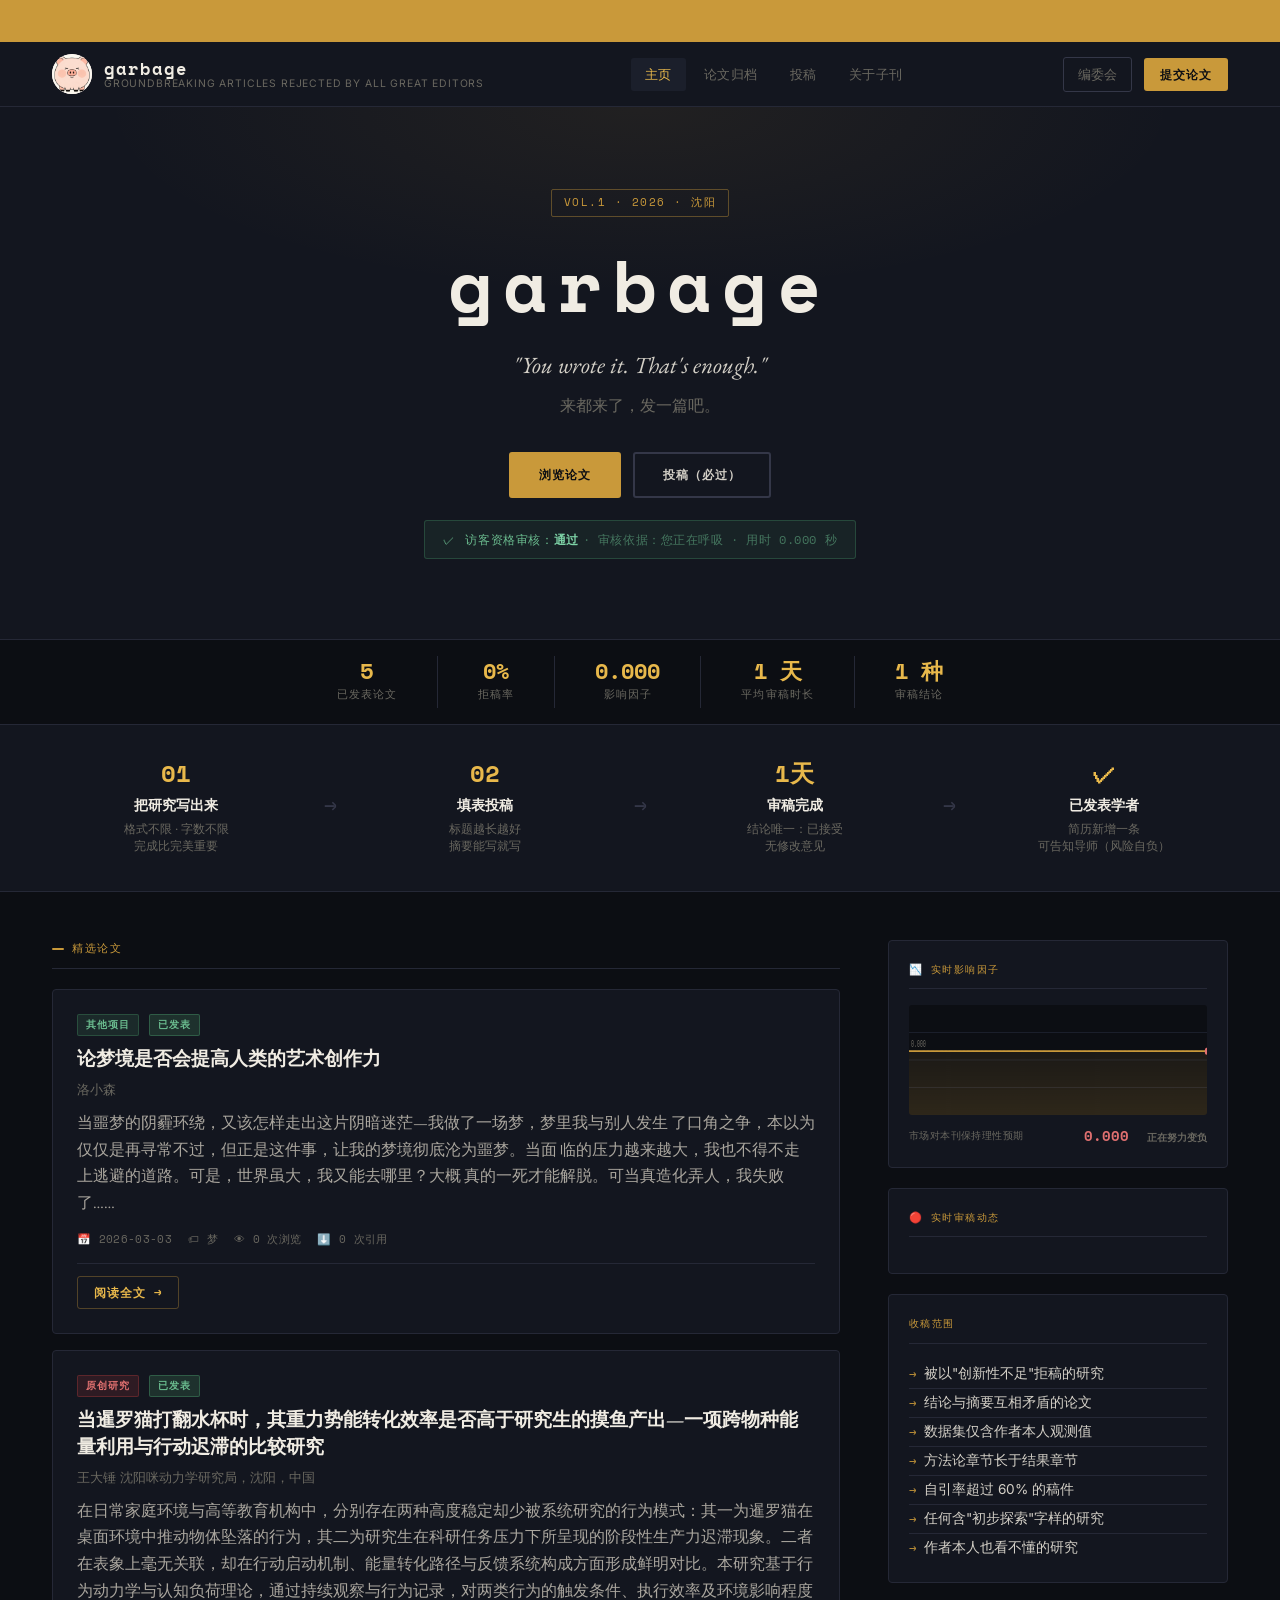
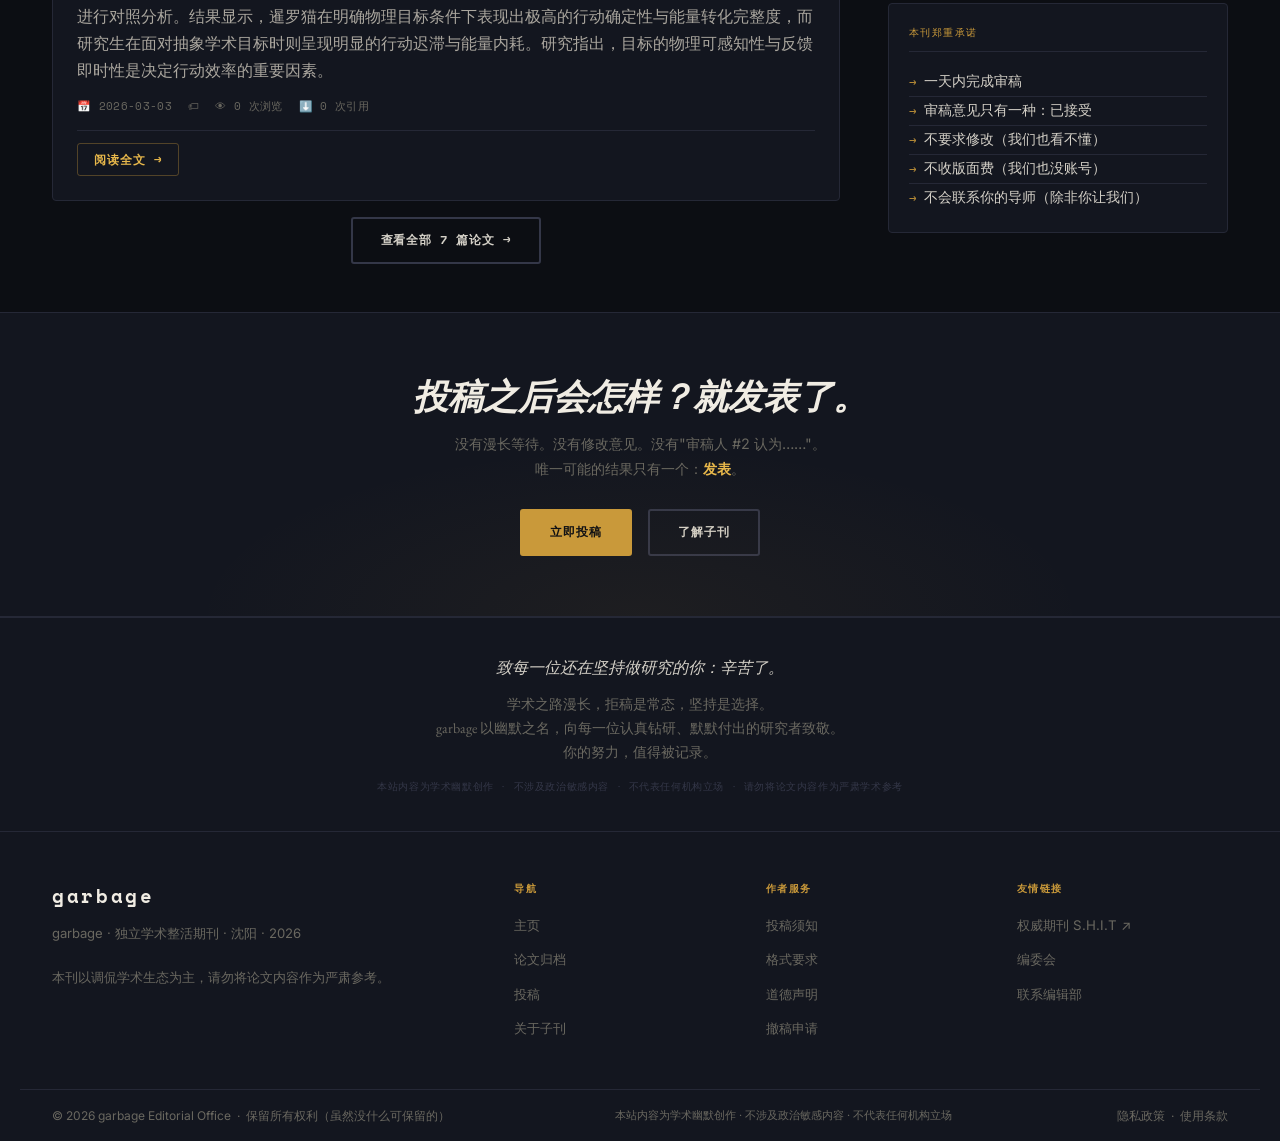
<file: ZHENGHUO/index.html>
<!DOCTYPE html>
<html lang="zh-CN">
<head>
  <meta charset="UTF-8" />
  <meta name="viewport" content="width=device-width, initial-scale=1.0" />
  <title>garbage</title>
  <meta name="description" content="garbage：四处被拒，此处必发。独立学术整活期刊，来者不拒。本站内容为学术幽默创作，不涉及政治敏感内容，不代表任何机构立场。" />
  <link rel="stylesheet" href="css/style.css" />
</head>
<body>

<!-- ░░ TICKER ░░ -->
<div class="ticker">
  <span class="ticker-inner">
    访问本站可使您的知识增加 0%，但幸福感可能有所提升（数据未经核实）&nbsp;·&nbsp;
    本刊影响因子 0.000，已连续三年蝉联倒数第一，奖杯正在申请中 &nbsp;·&nbsp;
    您的论文在别处被拒，在此处必发——宇宙守恒定律由此得证 &nbsp;·&nbsp;
    审稿人：主编本人 &nbsp;·&nbsp; 利益冲突：已申报 &nbsp;·&nbsp; 结论：不影响 &nbsp;·&nbsp;
    ISSN 申请中，已第 847 天，审批人可能已离职 &nbsp;·&nbsp;
    本刊目前为某未知期刊子刊，母刊正在积极寻找中，如您认识请告知 &nbsp;·&nbsp;
    本刊尚未被任何权威数据库收录，但已被作者本人浏览器书签收藏 &nbsp;·&nbsp;
    民科文章热烈征集中 · 推翻相对论者优先录用 · 永动机设计图请附于附录 &nbsp;·&nbsp;
    每增加一篇 garbage 论文，学术界的平均水平就会——不变 &nbsp;·&nbsp;
    ⚠️ 警告：提莫正在本站某处隐身，编辑部已失去其踪迹 &nbsp;·&nbsp;
    年度最佳论文标题：《论无法发表的论文为何无法发表》（已发表）&nbsp;·&nbsp;
    访问本站可使您的知识增加 0%，但幸福感可能有所提升（数据未经核实）
  </span>
</div>

<!-- ░░ HEADER ░░ -->
<header class="site-header">
  <div class="header-inner">
    <a href="index.html" class="logo">
      <div class="logo-glyph"><img src="豆包.png" alt="garbage logo" /></div>
      <div class="logo-text-wrap">
        <span class="logo-name">garbage</span>
        <span class="logo-sub">Groundbreaking Articles Rejected By All Great Editors</span>
      </div>
    </a>
    <nav class="primary-nav">
      <a href="index.html" class="active">主页</a>
      <a href="papers.html">论文归档</a>
      <a href="submit.html">投稿</a>
      <a href="about.html">关于子刊</a>
    </nav>
    <div class="header-right">
      <a href="about.html" class="btn-ghost">编委会</a>
      <a href="submit.html" class="btn-primary">提交论文</a>
      <button class="menu-toggle" id="menuToggle">☰</button>
    </div>
  </div>
  <nav class="mobile-nav" id="mobileNav">
    <a href="index.html">主页</a>
    <a href="papers.html">论文归档</a>
    <a href="submit.html">投稿</a>
    <a href="about.html">关于子刊</a>
    <a href="https://shitjournal.org" target="_blank" rel="noopener">权威期刊 S.H.I.T ↗</a>
  </nav>
</header>

<!-- ░░ HERO ░░ -->
<section class="hero">
  <div class="hero-badge">Vol.1 · 2026 · 沈阳</div>
  <h1 class="hero-title">garbage</h1>
  <p class="hero-tagline">"You wrote it. That's enough."</p>
  <p class="hero-tagline-zh">来都来了，发一篇吧。</p>
  <div class="hero-actions">
    <a href="papers.html" class="btn-lg gold">浏览论文</a>
    <a href="submit.html" class="btn-lg outline">投稿（必过）</a>
  </div>
  <div class="hero-verdict">
    <span>✓</span>
    <span>访客资格审核：<strong>通过</strong><span class="verdict-note">· 审核依据：您正在呼吸 · 用时 0.000 秒</span></span>
  </div>
</section>

<!-- ░░ STATS STRIP ░░ -->
<div class="stats-strip">
  <div class="stats-inner">
    <div class="stat-cell">
      <div class="stat-val">5</div>
      <div class="stat-lbl">已发表论文</div>
    </div>
    <div class="stat-cell">
      <div class="stat-val">0%</div>
      <div class="stat-lbl">拒稿率</div>
    </div>
    <div class="stat-cell">
      <div class="stat-val">0.000</div>
      <div class="stat-lbl">影响因子</div>
    </div>
    <div class="stat-cell">
      <div class="stat-val">1 天</div>
      <div class="stat-lbl">平均审稿时长</div>
    </div>
    <div class="stat-cell">
      <div class="stat-val">1 种</div>
      <div class="stat-lbl">审稿结论</div>
    </div>
  </div>
</div>

<!-- ░░ PROCESS STRIP ░░ -->
<div class="process-strip">
  <div class="process-inner">
    <div class="process-step">
      <div class="ps-num">01</div>
      <div class="ps-title">把研究写出来</div>
      <div class="ps-note">格式不限 · 字数不限<br>完成比完美重要</div>
    </div>
    <div class="ps-arrow">→</div>
    <div class="process-step">
      <div class="ps-num">02</div>
      <div class="ps-title">填表投稿</div>
      <div class="ps-note">标题越长越好<br>摘要能写就写</div>
    </div>
    <div class="ps-arrow">→</div>
    <div class="process-step">
      <div class="ps-num">1天</div>
      <div class="ps-title">审稿完成</div>
      <div class="ps-note">结论唯一：已接受<br>无修改意见</div>
    </div>
    <div class="ps-arrow">→</div>
    <div class="process-step">
      <div class="ps-num">✓</div>
      <div class="ps-title">已发表学者</div>
      <div class="ps-note">简历新增一条<br>可告知导师（风险自负）</div>
    </div>
  </div>
</div>

<!-- ░░ MAIN CONTENT ░░ -->
<div class="page-wrap">
  <div class="page-grid">

    <!-- Left: Papers -->
    <main>
      <div class="sec-label">精选论文</div>


  <div class="paper-card" data-category="other">
    <div class="paper-card-top">
      <span class="tag green">其他项目</span>
      <span class="tag accepted">已发表</span>
    </div>
    <h3 class="paper-title">
      <a href="papers/123.pdf" target="_blank" rel="noopener">论梦境是否会提高人类的艺术创作力</a>
    </h3>
    <p class="paper-authors">洛小森</p>
    <p class="paper-abstract">
      当噩梦的阴霾环绕，又该怎样走出这片阴暗迷茫—我做了一场梦，梦里我与别人发生
了口角之争，本以为仅仅是再寻常不过，但正是这件事，让我的梦境彻底沦为噩梦。当面
临的压力越来越大，我也不得不走上逃避的道路。可是，世界虽大，我又能去哪里？大概
真的一死才能解脱。可当真造化弄人，我失败了……
    </p>
    <div class="paper-footer">
      <span>📅 2026-03-03</span>
      <span>🏷 梦</span>
      <span>👁 0 次浏览</span>
      <span>⬇️ 0 次引用</span>
    </div>
    <div class="paper-actions">
      <a href="papers/123.pdf" target="_blank" rel="noopener" class="read-btn">阅读全文 →</a>
    </div>
  </div>

  <div class="paper-card" data-category="methodology">
    <div class="paper-card-top">
      <span class="tag red">原创研究</span>
      <span class="tag accepted">已发表</span>
    </div>
    <h3 class="paper-title">
      <a href="papers/当暹罗猫打翻水杯时，其重力势能转化效率是否高于研究生的摸鱼产出—一项跨物种能量利用与行动迟滞的比较研究1111111.pdf" target="_blank" rel="noopener">当暹罗猫打翻水杯时，其重力势能转化效率是否高于研究生的摸鱼产出—一项跨物种能量利用与行动迟滞的比较研究</a>
    </h3>
    <p class="paper-authors">王大锤 沈阳咪动力学研究局，沈阳，中国</p>
    <p class="paper-abstract">
      在日常家庭环境与高等教育机构中，分别存在两种高度稳定却少被系统研究的行为模式：其一为暹罗猫在桌面环境中推动物体坠落的行为，其二为研究生在科研任务压力下所呈现的阶段性生产力迟滞现象。二者在表象上毫无关联，却在行动启动机制、能量转化路径与反馈系统构成方面形成鲜明对比。本研究基于行为动力学与认知负荷理论，通过持续观察与行为记录，对两类行为的触发条件、执行效率及环境影响程度进行对照分析。结果显示，暹罗猫在明确物理目标条件下表现出极高的行动确定性与能量转化完整度，而研究生在面对抽象学术目标时则呈现明显的行动迟滞与能量内耗。研究指出，目标的物理可感知性与反馈即时性是决定行动效率的重要因素。
    </p>
    <div class="paper-footer">
      <span>📅 2026-03-03</span>
      <span>🏷 </span>
      <span>👁 0 次浏览</span>
      <span>⬇️ 0 次引用</span>
    </div>
    <div class="paper-actions">
      <a href="papers/当暹罗猫打翻水杯时，其重力势能转化效率是否高于研究生的摸鱼产出—一项跨物种能量利用与行动迟滞的比较研究1111111.pdf" target="_blank" rel="noopener" class="read-btn">阅读全文 →</a>
    </div>
  </div>

      <div style="text-align:center; margin-top: 8px;">
        <a href="papers.html" class="btn-lg outline" style="display:inline-block;">查看全部 7 篇论文 →</a>
      </div>
    </main>

    <!-- Right: Sidebar -->
    <aside>

      <div class="widget">
        <div class="widget-title">📉 实时影响因子</div>
        <canvas id="ifChart" width="600" height="110" style="width:100%;height:110px;display:block;border-radius:3px;"></canvas>
        <div style="display:flex;justify-content:space-between;align-items:center;margin-top:10px;">
          <span style="font-family:var(--mono);font-size:0.63rem;color:var(--muted);letter-spacing:0.04em;">市场对本刊保持理性预期</span>
          <span id="ifValue" style="font-family:var(--mono);font-size:0.85rem;font-weight:700;color:#e07070;">0.000</span>
        </div>
      </div>

      <div class="widget">
        <div class="widget-title">🔴 实时审稿动态</div>
        <div id="liveFeed">
          <!-- populated by JS -->
        </div>
      </div>

      <div class="widget">
        <div class="widget-title">收稿范围</div>
        <ul class="scope-list">
          <li>被以"创新性不足"拒稿的研究</li>
          <li>结论与摘要互相矛盾的论文</li>
          <li>数据集仅含作者本人观测值</li>
          <li>方法论章节长于结果章节</li>
          <li>自引率超过 60% 的稿件</li>
          <li>任何含"初步探索"字样的研究</li>
          <li>作者本人也看不懂的研究</li>
        </ul>
      </div>

      <div class="widget">
        <div class="widget-title">本刊郑重承诺</div>
        <ul class="scope-list">
          <li>一天内完成审稿</li>
          <li>审稿意见只有一种：已接受</li>
          <li>不要求修改（我们也看不懂）</li>
          <li>不收版面费（我们也没账号）</li>
          <li>不会联系你的导师（除非你让我们）</li>
        </ul>
      </div>

    </aside>
  </div>
</div>

<!-- ░░ CTA ░░ -->
<section class="cta-banner">
  <h2>投稿之后会怎样？<em>就发表了。</em></h2>
  <p>没有漫长等待。没有修改意见。没有"审稿人 #2 认为……"。<br>
  唯一可能的结果只有一个：<strong style="color:var(--gold-lt)">发表</strong>。</p>
  <a href="submit.html" class="btn-lg gold">立即投稿</a>
  &nbsp;&nbsp;
  <a href="about.html" class="btn-lg outline">了解子刊</a>
</section>

<!-- ░░ POSITIVE BANNER ░░ -->
<div class="positive-banner">
  <p class="pb-main">致每一位还在坚持做研究的你：辛苦了。</p>
  <p class="pb-sub">
    学术之路漫长，拒稿是常态，坚持是选择。<br>
    garbage 以幽默之名，向每一位认真钻研、默默付出的研究者致敬。<br>
    你的努力，值得被记录。
  </p>
  <p class="pb-disclaimer">本站内容为学术幽默创作 · 不涉及政治敏感内容 · 不代表任何机构立场 · 请勿将论文内容作为严肃学术参考</p>
</div>

<!-- ░░ FOOTER ░░ -->
<footer>
  <div class="footer-top">
    <div class="footer-brand">
      <span class="logo-name" style="font-family:var(--mono);font-size:1.2rem;color:var(--white);letter-spacing:0.14em;display:block;margin-bottom:10px;">garbage</span>
      <p>garbage · 独立学术整活期刊 · 沈阳 · 2026<br><br>
      本刊以调侃学术生态为主，请勿将论文内容作为严肃参考。</p>
    </div>
    <div class="footer-col">
      <h4>导航</h4>
      <ul>
        <li><a href="index.html">主页</a></li>
        <li><a href="papers.html">论文归档</a></li>
        <li><a href="submit.html">投稿</a></li>
        <li><a href="about.html">关于子刊</a></li>
      </ul>
    </div>
    <div class="footer-col">
      <h4>作者服务</h4>
      <ul>
        <li><a href="submit.html">投稿须知</a></li>
        <li><a href="submit.html">格式要求</a></li>
        <li><a href="about.html">道德声明</a></li>
        <li><a href="submit.html">撤稿申请</a></li>
      </ul>
    </div>
    <div class="footer-col">
      <h4>友情链接</h4>
      <ul>
        <li><a href="https://shitjournal.org" target="_blank" rel="noopener">权威期刊 S.H.I.T ↗</a></li>
        <li><a href="about.html">编委会</a></li>
        <li><a href="about.html">联系编辑部</a></li>
      </ul>
    </div>
  </div>
  <div class="footer-bottom">
    <span>© 2026 garbage Editorial Office &nbsp;·&nbsp; 保留所有权利（虽然没什么可保留的）</span>
    <span style="font-size:0.68rem;">本站内容为学术幽默创作 · 不涉及政治敏感内容 · 不代表任何机构立场</span>
    <span><a href="#">隐私政策</a> &nbsp;·&nbsp; <a href="#">使用条款</a></span>
  </div>
</footer>

<script>
// ── 实时影响因子折线图 ──
(function () {
  const canvas = document.getElementById('ifChart');
  const valEl  = document.getElementById('ifValue');
  if (!canvas) return;

  const ctx = canvas.getContext('2d');
  const N   = 80;   // 数据点数
  let data  = new Array(N).fill(0);

  function nextVal(prev) {
    const noise      = (Math.random() - 0.38) * 0.00055; // 偏负
    const pullToZero = -prev * 0.18;
    const v = prev + noise + pullToZero;
    return Math.min(0, Math.max(-0.0012, v)); // 永不超过 0
  }

  function draw() {
    const W = canvas.width, H = canvas.height;
    ctx.clearRect(0, 0, W, H);

    // 背景
    ctx.fillStyle = '#0c0e13';
    ctx.fillRect(0, 0, W, H);

    const midY = H * 0.42; // 零线稍偏上，给负值更多空间
    const scale = (H - 20) / 0.0016;

    // 网格线
    ctx.strokeStyle = '#1b1f2b';
    ctx.lineWidth = 1;
    [0.25, 0.5, 0.75].forEach(f => {
      ctx.beginPath();
      ctx.moveTo(0, H * f);
      ctx.lineTo(W, H * f);
      ctx.stroke();
    });

    // 零线
    ctx.strokeStyle = '#343748';
    ctx.lineWidth = 1;
    ctx.setLineDash([5, 4]);
    ctx.beginPath();
    ctx.moveTo(0, midY);
    ctx.lineTo(W, midY);
    ctx.stroke();
    ctx.setLineDash([]);

    // 零标注
    ctx.fillStyle = '#6a6860';
    ctx.font = '10px monospace';
    ctx.fillText('0.000', 4, midY - 4);

    // 折线渐变填充
    const grad = ctx.createLinearGradient(0, 0, 0, H);
    grad.addColorStop(0,   'rgba(201,153,58,0.0)');
    grad.addColorStop(0.4, 'rgba(201,153,58,0.08)');
    grad.addColorStop(1,   'rgba(201,153,58,0.18)');

    ctx.beginPath();
    data.forEach((v, i) => {
      const x = (i / (N - 1)) * W;
      const y = midY - v * scale;
      i === 0 ? ctx.moveTo(x, y) : ctx.lineTo(x, y);
    });
    // 填充到底部
    ctx.lineTo(W, H);
    ctx.lineTo(0, H);
    ctx.closePath();
    ctx.fillStyle = grad;
    ctx.fill();

    // 折线本体
    ctx.beginPath();
    ctx.strokeStyle = '#c9993a';
    ctx.lineWidth = 1.8;
    ctx.lineJoin = 'round';
    data.forEach((v, i) => {
      const x = (i / (N - 1)) * W;
      const y = midY - v * scale;
      i === 0 ? ctx.moveTo(x, y) : ctx.lineTo(x, y);
    });
    ctx.stroke();

    // 末端圆点
    const last = data[N - 1];
    const endX = W - 1;
    const endY = midY - last * scale;
    ctx.beginPath();
    ctx.arc(endX, endY, 3.5, 0, Math.PI * 2);
    ctx.fillStyle = '#e07070';
    ctx.fill();

    // 当前值 + 搞笑评语
    if (valEl) {
      const abs = Math.abs(last);
      let label;
      if (abs < 0.0001)       label = `0.000 &nbsp;<span style="color:var(--muted);font-size:0.65rem;">正在努力变负</span>`;
      else if (abs < 0.0004)  label = `−${abs.toFixed(4)} &nbsp;<span style="color:var(--muted);font-size:0.65rem;">稳中有降</span>`;
      else if (abs < 0.0008)  label = `−${abs.toFixed(4)} &nbsp;<span style="color:var(--muted);font-size:0.65rem;">再创新低</span>`;
      else                    label = `−${abs.toFixed(4)} &nbsp;<span style="color:var(--muted);font-size:0.65rem;">突破历史最低</span>`;
      valEl.innerHTML = label;
    }
  }

  function tick() {
    data.push(nextVal(data[data.length - 1]));
    data.shift();
    draw();
  }

  draw();
  setInterval(tick, 380);
})();
</script>

<script src="js/main.js"></script>
<script>
// 实时审稿动态 —— 定时轮播假消息
(function () {
  const msgs = [
    { time: "刚刚",   text: "某博士的《我也不知道我在研究什么》审稿完成，结论：已接受" },
    { time: "1 秒前", text: "沈阳某研究生提交《导师说"还差一点"的精确数学定义》，已接受" },
    { time: "3 秒前", text: "匿名作者投来一篇无标题论文，正文仅含"数据待补充"，已接受" },
    { time: "刚刚",   text: "《论凌晨三点写出的摘要为何白天完全看不懂》投稿成功，已发表" },
    { time: "2 秒前", text: "某作者撤稿申请已收到，编辑部表示：没看见，论文继续在线" },
    { time: "刚刚",   text: "《基于 1 名被试的大样本研究》通过零门槛审核，已接受" },
    { time: "4 秒前", text: "审稿人 #1 意见已提交，内容：通过。（审稿人 #1 即主编本人）" },
    { time: "刚刚",   text: "《再改最后一版》第 367 次修改版已上传，版本控制系统已崩溃" },
  ];

  const container = document.getElementById('liveFeed');
  if (!container) return;

  let idx = 0;

  function render() {
    const m = msgs[idx % msgs.length];
    container.innerHTML = `
      <div class="live-feed-item">
        <span class="live-dot">●</span>
        <span class="live-time">${m.time}</span>
        <span>${m.text}</span>
      </div>`;
    idx++;
  }

  render();
  setInterval(render, 3500);
})();
</script>
</body>
</html>
</file>
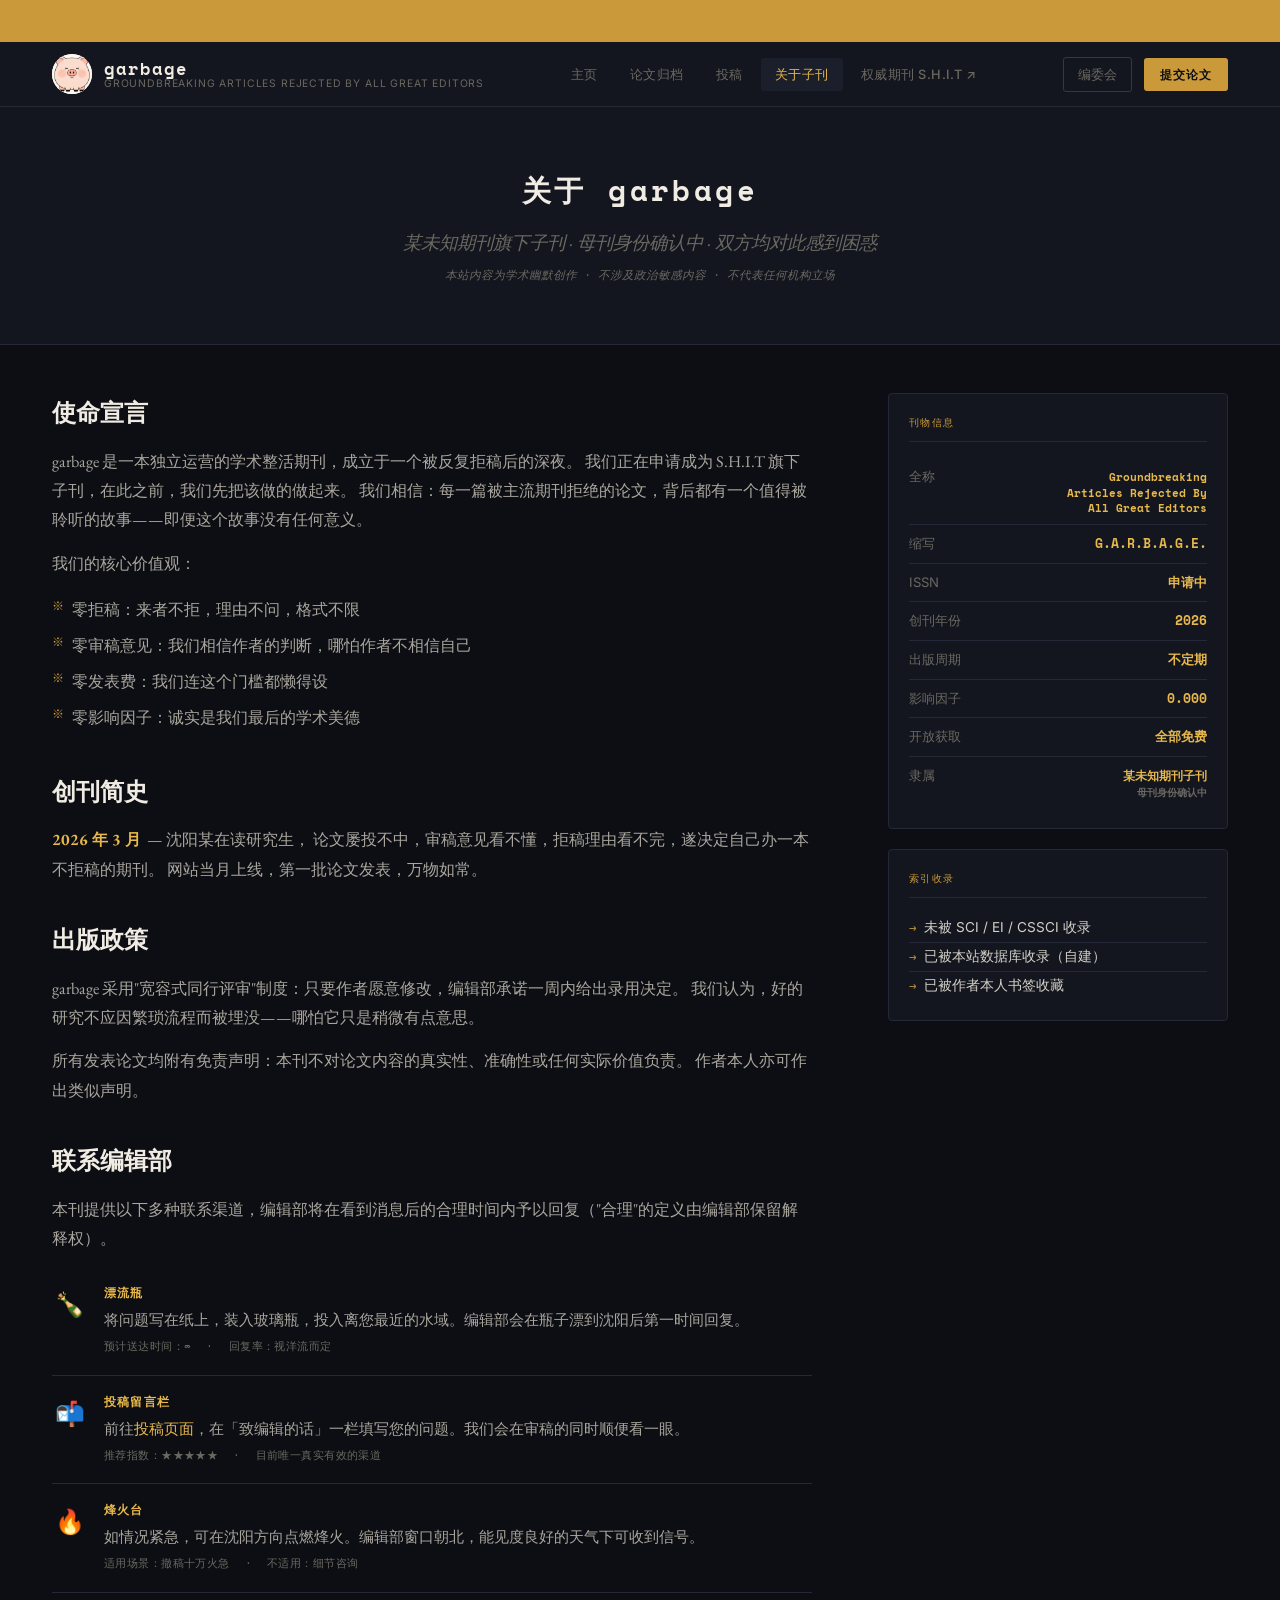
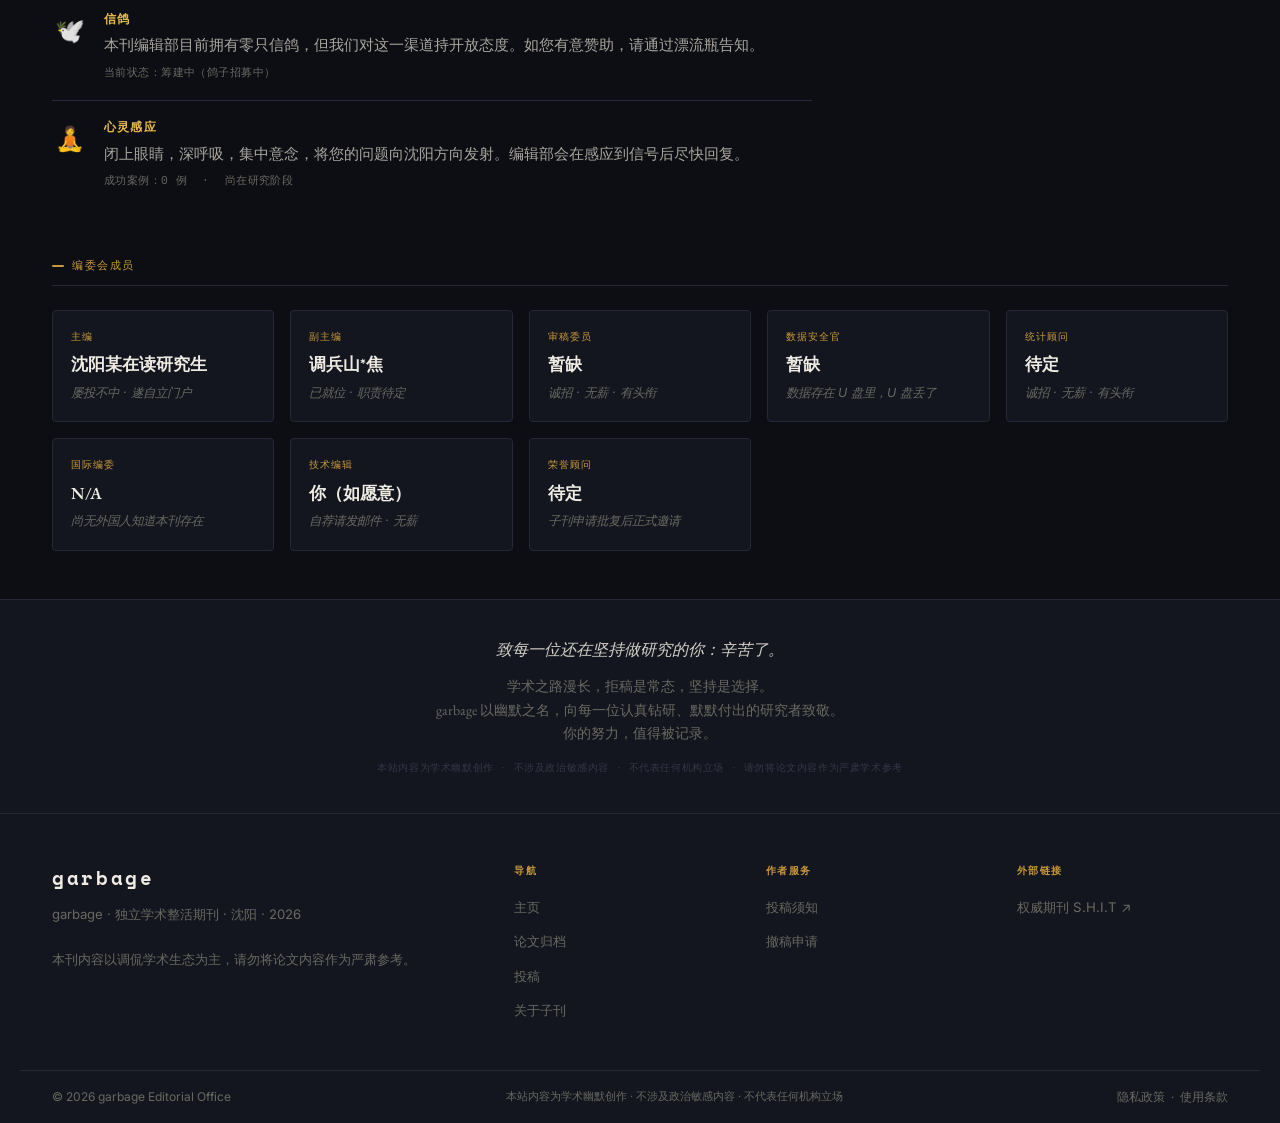
<file: ZHENGHUO/about.html>
<!DOCTYPE html>
<html lang="zh-CN">
<head>
  <meta charset="UTF-8" />
  <meta name="viewport" content="width=device-width, initial-scale=1.0" />
  <title>关于子刊 — garbage</title>
  <link rel="stylesheet" href="css/style.css" />
</head>
<body>

<div class="ticker">
  <span class="ticker-inner">
    garbage · G.A.R.B.A.G.E. · Groundbreaking Articles Rejected By All Great Editors &nbsp;·&nbsp;
    编委会现有成员：1 人（主编本人）&nbsp;·&nbsp; 审稿人：0 人，诚招，无薪，有头衔 &nbsp;·&nbsp;
    影响因子 0.000，H 指数 0，被引总次数 0，其中误引 0，诚实是我们最后的底线 &nbsp;·&nbsp;
    本刊未被 SCI / EI / CSSCI 收录，已被作者本人书签收藏，收藏夹名称：以后再看 &nbsp;·&nbsp;
    提莫正在编委会某处隐身，副主编职位至今空缺，疑为同一人 &nbsp;·&nbsp;
    garbage · G.A.R.B.A.G.E. · Groundbreaking Articles Rejected By All Great Editors
  </span>
</div>

<header class="site-header">
  <div class="header-inner">
    <a href="index.html" class="logo">
      <div class="logo-glyph"><img src="豆包.png" alt="garbage logo" /></div>
      <div class="logo-text-wrap">
        <span class="logo-name">garbage</span>
        <span class="logo-sub">Groundbreaking Articles Rejected By All Great Editors</span>
      </div>
    </a>
    <nav class="primary-nav">
      <a href="index.html">主页</a>
      <a href="papers.html">论文归档</a>
      <a href="submit.html">投稿</a>
      <a href="about.html" class="active">关于子刊</a>
      <a href="https://shitjournal.org" target="_blank" rel="noopener">权威期刊 S.H.I.T ↗</a>
    </nav>
    <div class="header-right">
      <a href="about.html" class="btn-ghost">编委会</a>
      <a href="submit.html" class="btn-primary">提交论文</a>
      <button class="menu-toggle" id="menuToggle">☰</button>
    </div>
  </div>
  <nav class="mobile-nav" id="mobileNav">
    <a href="index.html">主页</a>
    <a href="papers.html">论文归档</a>
    <a href="submit.html">投稿</a>
    <a href="about.html">关于子刊</a>
    <a href="https://shitjournal.org" target="_blank" rel="noopener">权威期刊 S.H.I.T ↗</a>
  </nav>
</header>

<!-- About Hero -->
<div class="about-hero">
  <h1>关于 garbage</h1>
  <p>某未知期刊旗下子刊 · 母刊身份确认中 · 双方均对此感到困惑</p>
  <p style="font-size:0.72rem;color:var(--muted);margin-top:8px;font-family:var(--mono);">本站内容为学术幽默创作 · 不涉及政治敏感内容 · 不代表任何机构立场</p>
</div>

<!-- About Body -->
<div class="about-body">
  <div style="display:grid; grid-template-columns: 1fr 340px; gap: 48px; align-items: start;">

    <!-- Prose -->
    <div class="about-prose">

      <h2>使命宣言</h2>
      <p>
        garbage 是一本独立运营的学术整活期刊，成立于一个被反复拒稿后的深夜。
        我们正在申请成为 S.H.I.T 旗下子刊，在此之前，我们先把该做的做起来。
        我们相信：每一篇被主流期刊拒绝的论文，背后都有一个值得被聆听的故事——即便这个故事没有任何意义。
      </p>
      <p>
        我们的核心价值观：
      </p>
      <ul>
        <li>零拒稿：来者不拒，理由不问，格式不限</li>
        <li>零审稿意见：我们相信作者的判断，哪怕作者不相信自己</li>
        <li>零发表费：我们连这个门槛都懒得设</li>
        <li>零影响因子：诚实是我们最后的学术美德</li>
      </ul>

      <h2>创刊简史</h2>
      <p>
        <strong style="color:var(--gold-lt)">2026 年 3 月</strong> &nbsp;— 沈阳某在读研究生，
        论文屡投不中，审稿意见看不懂，拒稿理由看不完，遂决定自己办一本不拒稿的期刊。
        网站当月上线，第一批论文发表，万物如常。
      </p>

      <h2>出版政策</h2>
      <p>
        garbage 采用"宽容式同行评审"制度：只要作者愿意修改，编辑部承诺一周内给出录用决定。
        我们认为，好的研究不应因繁琐流程而被埋没——哪怕它只是稍微有点意思。
      </p>
      <p>
        所有发表论文均附有免责声明：本刊不对论文内容的真实性、准确性或任何实际价值负责。
        作者本人亦可作出类似声明。
      </p>

      <h2>联系编辑部</h2>
      <p>本刊提供以下多种联系渠道，编辑部将在看到消息后的合理时间内予以回复（"合理"的定义由编辑部保留解释权）。</p>

      <div class="contact-list">

        <div class="contact-item">
          <div class="contact-icon">🍾</div>
          <div class="contact-body">
            <div class="contact-method">漂流瓶</div>
            <div class="contact-desc">将问题写在纸上，装入玻璃瓶，投入离您最近的水域。编辑部会在瓶子漂到沈阳后第一时间回复。<br>
            <span class="contact-note">预计送达时间：∞ &nbsp;·&nbsp; 回复率：视洋流而定</span></div>
          </div>
        </div>

        <div class="contact-item">
          <div class="contact-icon">📬</div>
          <div class="contact-body">
            <div class="contact-method">投稿留言栏</div>
            <div class="contact-desc">前往<a href="submit.html" style="color:var(--gold-lt);">投稿页面</a>，在「致编辑的话」一栏填写您的问题。我们会在审稿的同时顺便看一眼。<br>
            <span class="contact-note">推荐指数：★★★★★ &nbsp;·&nbsp; 目前唯一真实有效的渠道</span></div>
          </div>
        </div>

        <div class="contact-item">
          <div class="contact-icon">🔥</div>
          <div class="contact-body">
            <div class="contact-method">烽火台</div>
            <div class="contact-desc">如情况紧急，可在沈阳方向点燃烽火。编辑部窗口朝北，能见度良好的天气下可收到信号。<br>
            <span class="contact-note">适用场景：撤稿十万火急 &nbsp;·&nbsp; 不适用：细节咨询</span></div>
          </div>
        </div>

        <div class="contact-item">
          <div class="contact-icon">🕊️</div>
          <div class="contact-body">
            <div class="contact-method">信鸽</div>
            <div class="contact-desc">本刊编辑部目前拥有零只信鸽，但我们对这一渠道持开放态度。如您有意赞助，请通过漂流瓶告知。<br>
            <span class="contact-note">当前状态：筹建中（鸽子招募中）</span></div>
          </div>
        </div>

        <div class="contact-item">
          <div class="contact-icon">🧘</div>
          <div class="contact-body">
            <div class="contact-method">心灵感应</div>
            <div class="contact-desc">闭上眼睛，深呼吸，集中意念，将您的问题向沈阳方向发射。编辑部会在感应到信号后尽快回复。<br>
            <span class="contact-note">成功案例：0 例 &nbsp;·&nbsp; 尚在研究阶段</span></div>
          </div>
        </div>

      </div>

    </div>

    <!-- Side info -->
    <aside>
      <div class="widget">
        <div class="widget-title">刊物信息</div>
        <div class="metric-row"><span class="metric-key">全称</span><span class="metric-val" style="font-size:0.68rem;text-align:right;max-width:160px;line-height:1.4;">Groundbreaking Articles Rejected By All Great Editors</span></div>
        <div class="metric-row"><span class="metric-key">缩写</span><span class="metric-val">G.A.R.B.A.G.E.</span></div>
        <div class="metric-row"><span class="metric-key">ISSN</span><span class="metric-val">申请中</span></div>
        <div class="metric-row"><span class="metric-key">创刊年份</span><span class="metric-val">2026</span></div>
        <div class="metric-row"><span class="metric-key">出版周期</span><span class="metric-val">不定期</span></div>
        <div class="metric-row"><span class="metric-key">影响因子</span><span class="metric-val">0.000</span></div>
        <div class="metric-row"><span class="metric-key">开放获取</span><span class="metric-val">全部免费</span></div>
        <div class="metric-row"><span class="metric-key">隶属</span><span class="metric-val" style="font-size:0.72rem;text-align:right;max-width:160px;line-height:1.4;">某未知期刊子刊<br><span style="color:var(--muted);font-size:0.65rem;">母刊身份确认中</span></span></div>
      </div>

      <div class="widget">
        <div class="widget-title">索引收录</div>
        <ul class="scope-list">
          <li>未被 SCI / EI / CSSCI 收录</li>
          <li>已被本站数据库收录（自建）</li>
          <li>已被作者本人书签收藏</li>
        </ul>
      </div>
    </aside>
  </div>

  <!-- Editorial Board -->
  <div style="margin-top: 48px;">
    <div class="sec-label">编委会成员</div>
    <div class="board-grid">

      <div class="board-card">
        <div class="board-role">主编</div>
        <div class="board-name">沈阳某在读研究生</div>
        <div class="board-affil">屡投不中 · 遂自立门户</div>
      </div>

      <div class="board-card">
        <div class="board-role">副主编</div>
        <div class="board-name">调兵山*焦</div>
        <div class="board-affil">已就位 · 职责待定</div>
      </div>

      <div class="board-card">
        <div class="board-role">审稿委员</div>
        <div class="board-name">暂缺</div>
        <div class="board-affil">诚招 · 无薪 · 有头衔</div>
      </div>

      <div class="board-card">
        <div class="board-role">数据安全官</div>
        <div class="board-name">暂缺</div>
        <div class="board-affil">数据存在 U 盘里，U 盘丢了</div>
      </div>

      <div class="board-card">
        <div class="board-role">统计顾问</div>
        <div class="board-name">待定</div>
        <div class="board-affil">诚招 · 无薪 · 有头衔</div>
      </div>

      <div class="board-card">
        <div class="board-role">国际编委</div>
        <div class="board-name">N/A</div>
        <div class="board-affil">尚无外国人知道本刊存在</div>
      </div>

      <div class="board-card">
        <div class="board-role">技术编辑</div>
        <div class="board-name">你（如愿意）</div>
        <div class="board-affil">自荐请发邮件 · 无薪</div>
      </div>

      <div class="board-card">
        <div class="board-role">荣誉顾问</div>
        <div class="board-name">待定</div>
        <div class="board-affil">子刊申请批复后正式邀请</div>
      </div>

    </div>
  </div>
</div>

<!-- POSITIVE BANNER -->
<div class="positive-banner">
  <p class="pb-main">致每一位还在坚持做研究的你：辛苦了。</p>
  <p class="pb-sub">
    学术之路漫长，拒稿是常态，坚持是选择。<br>
    garbage 以幽默之名，向每一位认真钻研、默默付出的研究者致敬。<br>
    你的努力，值得被记录。
  </p>
  <p class="pb-disclaimer">本站内容为学术幽默创作 · 不涉及政治敏感内容 · 不代表任何机构立场 · 请勿将论文内容作为严肃学术参考</p>
</div>

<footer>
  <div class="footer-top">
    <div class="footer-brand">
      <span class="logo-name" style="font-family:var(--mono);font-size:1.2rem;color:var(--white);letter-spacing:0.14em;display:block;margin-bottom:10px;">garbage</span>
      <p>garbage · 独立学术整活期刊 · 沈阳 · 2026<br><br>本刊内容以调侃学术生态为主，请勿将论文内容作为严肃参考。</p>
    </div>
    <div class="footer-col">
      <h4>导航</h4>
      <ul>
        <li><a href="index.html">主页</a></li>
        <li><a href="papers.html">论文归档</a></li>
        <li><a href="submit.html">投稿</a></li>
        <li><a href="about.html">关于子刊</a></li>
      </ul>
    </div>
    <div class="footer-col">
      <h4>作者服务</h4>
      <ul>
        <li><a href="submit.html">投稿须知</a></li>
        <li><a href="submit.html">撤稿申请</a></li>
      </ul>
    </div>
    <div class="footer-col">
      <h4>外部链接</h4>
      <ul>
        <li><a href="https://shitjournal.org" target="_blank" rel="noopener">权威期刊 S.H.I.T ↗</a></li>
      </ul>
    </div>
  </div>
  <div class="footer-bottom">
    <span>© 2026 garbage Editorial Office</span>
    <span style="font-size:0.68rem;">本站内容为学术幽默创作 · 不涉及政治敏感内容 · 不代表任何机构立场</span>
    <span><a href="#">隐私政策</a> &nbsp;·&nbsp; <a href="#">使用条款</a></span>
  </div>
</footer>

<script src="js/main.js"></script>
</body>
</html>
</file>
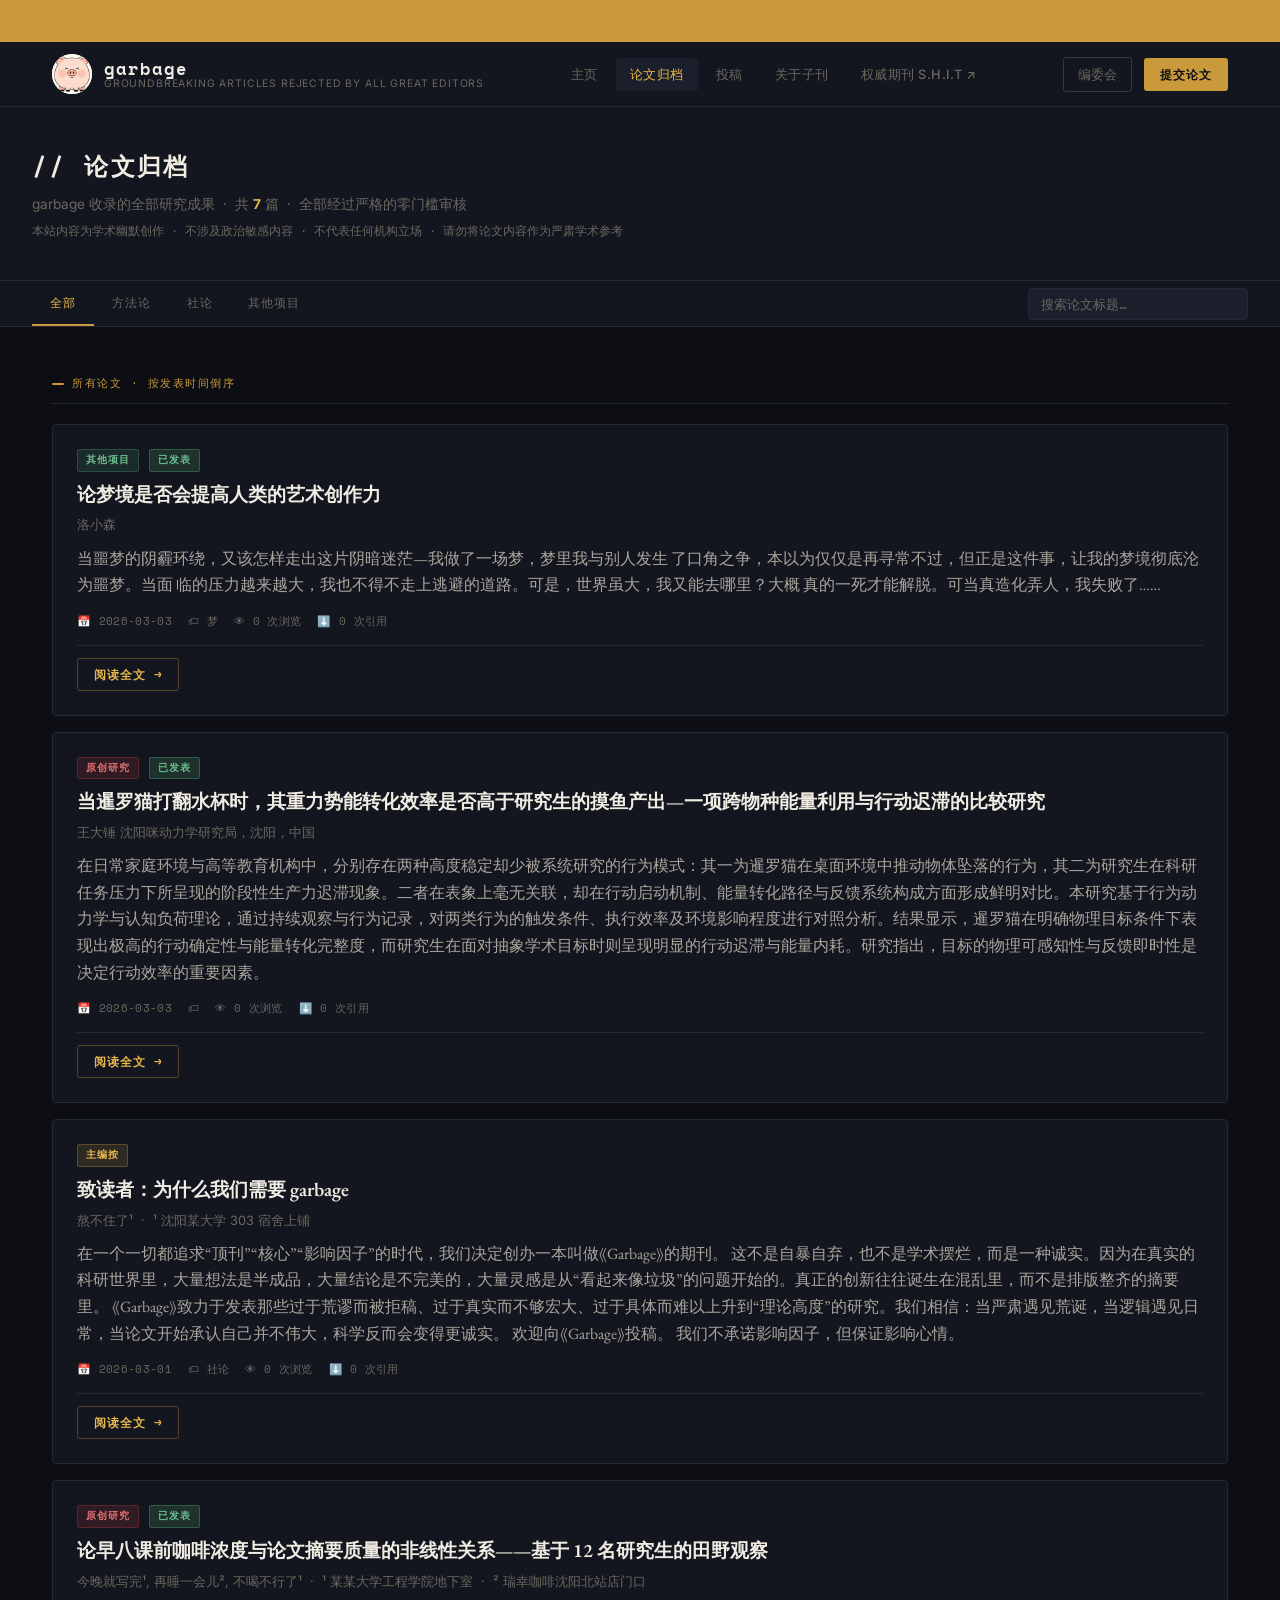
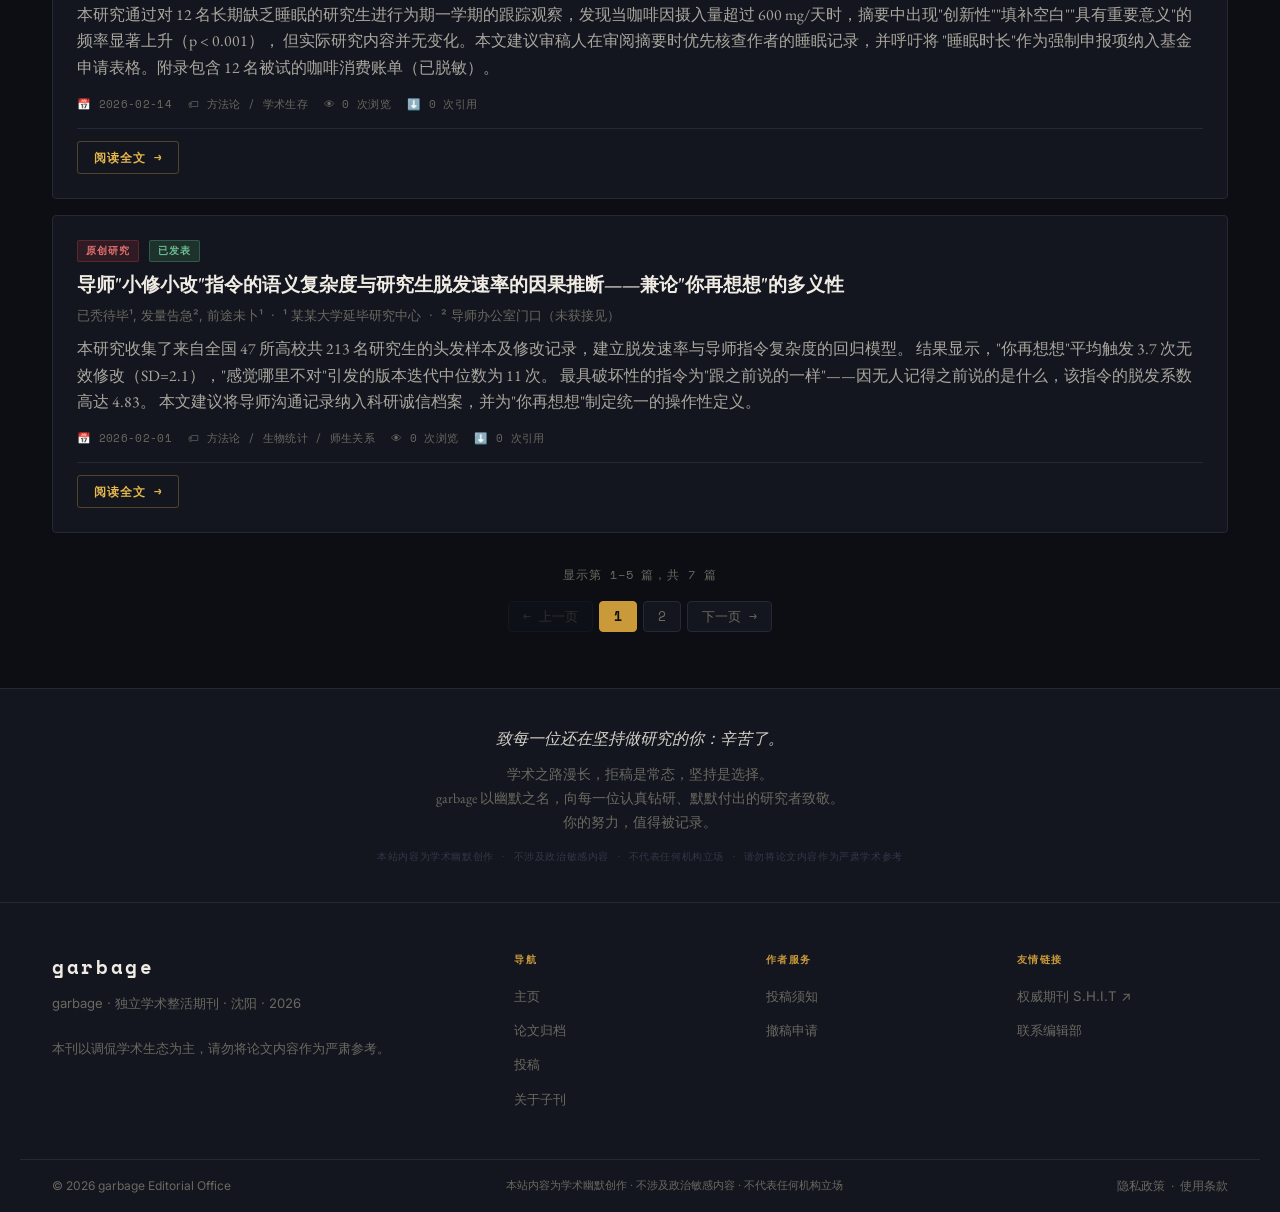
<file: ZHENGHUO/papers.html>
<!DOCTYPE html>
<html lang="zh-CN">
<head>
  <meta charset="UTF-8" />
  <meta name="viewport" content="width=device-width, initial-scale=1.0" />
  <title>论文归档 — garbage</title>
  <link rel="stylesheet" href="css/style.css" />
  <style>
    .search-wrap { margin-left: auto; display: flex; align-items: center; }
    #paperSearch {
      background: var(--surface2); border: 1px solid var(--border);
      border-radius: 4px; color: var(--text); font-family: var(--mono);
      font-size: 0.82rem; padding: 5px 12px; outline: none; width: 220px;
      transition: border-color 0.15s;
    }
    #paperSearch:focus { border-color: var(--gold); }
    #paperSearch::placeholder { color: var(--muted); }
    .page-btn {
      background: var(--surface); border: 1px solid var(--border);
      border-radius: 4px; color: var(--muted); cursor: pointer;
      font-family: var(--mono); font-size: 0.8rem; margin: 0 3px;
      padding: 5px 14px; transition: all 0.15s;
    }
    .page-btn:hover:not(:disabled) { border-color: var(--gold); color: var(--gold); }
    .page-btn.active { background: var(--gold); border-color: var(--gold); color: #0c0e13; font-weight: 700; }
    .page-btn:disabled { cursor: default; opacity: 0.35; }
  </style>
</head>
<body>

<div class="ticker">
  <span class="ticker-inner">
    本页论文均经过严格的零门槛审核，审核标准：存在即合理 &nbsp;·&nbsp;
    浏览量不代表引用量，引用量不代表质量，质量不代表本文存在过 &nbsp;·&nbsp;
    所有作者均为真实人物，或至少有人这样声称 &nbsp;·&nbsp;
    本刊不对论文内容的真实性、准确性或任何实际价值负责，作者本人亦可作出类似声明 &nbsp;·&nbsp;
    点击"阅读全文"即表示您已做好心理准备 &nbsp;·&nbsp;
    提莫正在本页某处隐身，已隐身 847 天，蘑菇数量未知 &nbsp;·&nbsp;
    引用本刊论文属于学术自由，后果自负 &nbsp;·&nbsp;
    本页论文均经过严格的零门槛审核，审核标准：存在即合理
  </span>
</div>

<header class="site-header">
  <div class="header-inner">
    <a href="index.html" class="logo">
      <div class="logo-glyph"><img src="豆包.png" alt="garbage logo" /></div>
      <div class="logo-text-wrap">
        <span class="logo-name">garbage</span>
        <span class="logo-sub">Groundbreaking Articles Rejected By All Great Editors</span>
      </div>
    </a>
    <nav class="primary-nav">
      <a href="index.html">主页</a>
      <a href="papers.html" class="active">论文归档</a>
      <a href="submit.html">投稿</a>
      <a href="about.html">关于子刊</a>
      <a href="https://shitjournal.org" target="_blank" rel="noopener">权威期刊 S.H.I.T ↗</a>
    </nav>
    <div class="header-right">
      <a href="about.html" class="btn-ghost">编委会</a>
      <a href="submit.html" class="btn-primary">提交论文</a>
      <button class="menu-toggle" id="menuToggle">☰</button>
    </div>
  </div>
  <nav class="mobile-nav" id="mobileNav">
    <a href="index.html">主页</a>
    <a href="papers.html">论文归档</a>
    <a href="submit.html">投稿</a>
    <a href="about.html">关于子刊</a>
    <a href="https://shitjournal.org" target="_blank" rel="noopener">权威期刊 S.H.I.T ↗</a>
  </nav>
</header>

<!-- Page Header -->
<div class="page-header">
  <div class="page-header-inner">
    <h1>// 论文归档</h1>
    <p>garbage 收录的全部研究成果 &nbsp;·&nbsp; 共 <strong style="color:var(--gold-lt)">7</strong> 篇 &nbsp;·&nbsp; 全部经过严格的零门槛审核</p>
    <p style="font-size:0.72rem;color:var(--muted);margin-top:6px;font-family:var(--mono);">本站内容为学术幽默创作 · 不涉及政治敏感内容 · 不代表任何机构立场 · 请勿将论文内容作为严肃学术参考</p>
  </div>
</div>

<!-- Filter Bar -->
<div class="filter-bar">
  <div class="filter-inner">
    <button class="filter-btn active" data-filter="all">全部</button>
    <button class="filter-btn" data-filter="methodology">方法论</button>
    <button class="filter-btn" data-filter="editorial">社论</button>
    <button class="filter-btn" data-filter="other">其他项目</button>
    <div class="search-wrap">
      <input type="text" id="paperSearch" placeholder="搜索论文标题…" autocomplete="off" />
    </div>
  </div>
</div>

<!-- Papers List -->
<div class="page-wrap">
  <div class="sec-label">所有论文 · 按发表时间倒序</div>

  <div class="paper-card" data-category="other">
    <div class="paper-card-top">
      <span class="tag green">其他项目</span>
      <span class="tag accepted">已发表</span>
    </div>
    <h3 class="paper-title">
      <a href="papers/123.pdf" target="_blank" rel="noopener">论梦境是否会提高人类的艺术创作力</a>
    </h3>
    <p class="paper-authors">洛小森</p>
    <p class="paper-abstract">
      当噩梦的阴霾环绕，又该怎样走出这片阴暗迷茫—我做了一场梦，梦里我与别人发生
了口角之争，本以为仅仅是再寻常不过，但正是这件事，让我的梦境彻底沦为噩梦。当面
临的压力越来越大，我也不得不走上逃避的道路。可是，世界虽大，我又能去哪里？大概
真的一死才能解脱。可当真造化弄人，我失败了……
    </p>
    <div class="paper-footer">
      <span>📅 2026-03-03</span>
      <span>🏷 梦</span>
      <span>👁 0 次浏览</span>
      <span>⬇️ 0 次引用</span>
    </div>
    <div class="paper-actions">
      <a href="papers/123.pdf" target="_blank" rel="noopener" class="read-btn">阅读全文 →</a>
    </div>
  </div>


  <!-- Paper 1 -->
  <div class="paper-card" data-category="methodology">
    <div class="paper-card-top">
      <span class="tag red">原创研究</span>
      <span class="tag accepted">已发表</span>
    </div>
    <h3 class="paper-title">
      <a href="papers/当暹罗猫打翻水杯时，其重力势能转化效率是否高于研究生的摸鱼产出—一项跨物种能量利用与行动迟滞的比较研究1111111.pdf" target="_blank" rel="noopener">当暹罗猫打翻水杯时，其重力势能转化效率是否高于研究生的摸鱼产出—一项跨物种能量利用与行动迟滞的比较研究</a>
    </h3>
    <p class="paper-authors">王大锤 沈阳咪动力学研究局，沈阳，中国</p>
    <p class="paper-abstract">
      在日常家庭环境与高等教育机构中，分别存在两种高度稳定却少被系统研究的行为模式：其一为暹罗猫在桌面环境中推动物体坠落的行为，其二为研究生在科研任务压力下所呈现的阶段性生产力迟滞现象。二者在表象上毫无关联，却在行动启动机制、能量转化路径与反馈系统构成方面形成鲜明对比。本研究基于行为动力学与认知负荷理论，通过持续观察与行为记录，对两类行为的触发条件、执行效率及环境影响程度进行对照分析。结果显示，暹罗猫在明确物理目标条件下表现出极高的行动确定性与能量转化完整度，而研究生在面对抽象学术目标时则呈现明显的行动迟滞与能量内耗。研究指出，目标的物理可感知性与反馈即时性是决定行动效率的重要因素。
    </p>
    <div class="paper-footer">
      <span>📅 2026-03-03</span>
      <span>🏷 </span>
      <span>👁 0 次浏览</span>
      <span>⬇️ 0 次引用</span>
    </div>
    <div class="paper-actions">
      <a href="papers/当暹罗猫打翻水杯时，其重力势能转化效率是否高于研究生的摸鱼产出—一项跨物种能量利用与行动迟滞的比较研究1111111.pdf" target="_blank" rel="noopener" class="read-btn">阅读全文 →</a>
    </div>
  </div>

  <!-- Paper 2 -->
  <div class="paper-card" data-category="editorial">
    <div class="paper-card-top">
      <span class="tag gold">主编按</span>
      
    </div>
    <h3 class="paper-title">
      <a href="papers/致读者.pdf" target="_blank" rel="noopener">致读者：为什么我们需要 garbage</a>
    </h3>
    <p class="paper-authors">熬不住了¹  ·  ¹ 沈阳某大学 303 宿舍上铺</p>
    <p class="paper-abstract">
      在一个一切都追求“顶刊”“核心”“影响因子”的时代，我们决定创办一本叫做《Garbage》的期刊。
这不是自暴自弃，也不是学术摆烂，而是一种诚实。因为在真实的科研世界里，大量想法是半成品，大量结论是不完美的，大量灵感是从“看起来像垃圾”的问题开始的。真正的创新往往诞生在混乱里，而不是排版整齐的摘要里。
《Garbage》致力于发表那些过于荒谬而被拒稿、过于真实而不够宏大、过于具体而难以上升到“理论高度”的研究。我们相信：当严肃遇见荒诞，当逻辑遇见日常，当论文开始承认自己并不伟大，科学反而会变得更诚实。
欢迎向《Garbage》投稿。
我们不承诺影响因子，但保证影响心情。
    </p>
    <div class="paper-footer">
      <span>📅 2026-03-01</span>
      <span>🏷 社论</span>
      <span>👁 0 次浏览</span>
      <span>⬇️ 0 次引用</span>
    </div>
    <div class="paper-actions">
      <a href="papers/致读者.pdf" target="_blank" rel="noopener" class="read-btn">阅读全文 →</a>
    </div>
  </div>

  <!-- Paper 3 -->
  <div class="paper-card" data-category="methodology">
    <div class="paper-card-top">
      <span class="tag red">原创研究</span>
      <span class="tag accepted">已发表</span>
    </div>
    <h3 class="paper-title">
      <a href="papers/本篇论文题目已定.pdf" target="_blank" rel="noopener">论早八课前咖啡浓度与论文摘要质量的非线性关系——基于 12 名研究生的田野观察</a>
    </h3>
    <p class="paper-authors">今晚就写完¹, 再睡一会儿², 不喝不行了¹  ·  ¹ 某某大学工程学院地下室  ·  ² 瑞幸咖啡沈阳北站店门口</p>
    <p class="paper-abstract">
      本研究通过对 12 名长期缺乏睡眠的研究生进行为期一学期的跟踪观察，发现当咖啡因摄入量超过
      600 mg/天时，摘要中出现&quot;创新性&quot;&quot;填补空白&quot;&quot;具有重要意义&quot;的频率显著上升（p &lt; 0.001），
      但实际研究内容并无变化。本文建议审稿人在审阅摘要时优先核查作者的睡眠记录，并呼吁将
      &quot;睡眠时长&quot;作为强制申报项纳入基金申请表格。附录包含 12 名被试的咖啡消费账单（已脱敏）。
    </p>
    <div class="paper-footer">
      <span>📅 2026-02-14</span>
      <span>🏷 方法论 / 学术生存</span>
      <span>👁 0 次浏览</span>
      <span>⬇️ 0 次引用</span>
    </div>
    <div class="paper-actions">
      <a href="papers/本篇论文题目已定.pdf" target="_blank" rel="noopener" class="read-btn">阅读全文 →</a>
    </div>
  </div>

  <!-- Paper 4 -->
  <div class="paper-card" data-category="methodology">
    <div class="paper-card-top">
      <span class="tag red">原创研究</span>
      <span class="tag accepted">已发表</span>
    </div>
    <h3 class="paper-title">
      <a href="papers/本篇论文题目已定.pdf" target="_blank" rel="noopener">导师&quot;小修小改&quot;指令的语义复杂度与研究生脱发速率的因果推断——兼论&quot;你再想想&quot;的多义性</a>
    </h3>
    <p class="paper-authors">已秃待毕¹, 发量告急², 前途未卜¹  ·  ¹ 某某大学延毕研究中心  ·  ² 导师办公室门口（未获接见）</p>
    <p class="paper-abstract">
      本研究收集了来自全国 47 所高校共 213 名研究生的头发样本及修改记录，建立脱发速率与导师指令复杂度的回归模型。
      结果显示，&quot;你再想想&quot;平均触发 3.7 次无效修改（SD=2.1），&quot;感觉哪里不对&quot;引发的版本迭代中位数为 11 次。
      最具破坏性的指令为&quot;跟之前说的一样&quot;——因无人记得之前说的是什么，该指令的脱发系数高达 4.83。
      本文建议将导师沟通记录纳入科研诚信档案，并为&quot;你再想想&quot;制定统一的操作性定义。
    </p>
    <div class="paper-footer">
      <span>📅 2026-02-01</span>
      <span>🏷 方法论 / 生物统计 / 师生关系</span>
      <span>👁 0 次浏览</span>
      <span>⬇️ 0 次引用</span>
    </div>
    <div class="paper-actions">
      <a href="papers/本篇论文题目已定.pdf" target="_blank" rel="noopener" class="read-btn">阅读全文 →</a>
    </div>
  </div>

  <!-- Paper 5 -->
  <div class="paper-card" data-category="methodology">
    <div class="paper-card-top">
      <span class="tag red">原创研究</span>
      <span class="tag accepted">已发表</span>
    </div>
    <h3 class="paper-title">
      <a href="papers/本篇论文题目已定.pdf" target="_blank" rel="noopener">答辩 PPT 动画数量与委员会评分的负相关性——来自 364 场论文答辩的元分析</a>
    </h3>
    <p class="paper-authors">转场效果研究组¹ (通讯作者：飞来飞去¹), 答辩没过²   ·  ¹ 某大学软件学院多媒体实验室  ·  ² 无单位（答辩未通过，学籍已注销）</p>
    <p class="paper-abstract">
      本元分析整合了 2018—2025 年 364 场工科论文答辩的现场评分与 PPT 制作数据，发现每增加 10 个转场动画，
      委员会评分平均下降 0.23 分（β=−0.023，p&lt;0.001）。使用&quot;飞入&quot;效果超过 20 次的答辩者，
      延毕概率提升 67%。值得注意的是，唯一与评分正相关的动画类型为&quot;无动画&quot;（r=0.41）。
      研究同时记录到一名答辩者在 PPT 上使用了粒子爆炸效果庆祝自己的研究结论，答辩委员会当场要求其重做。
    </p>
    <div class="paper-footer">
      <span>📅 2026-01-15</span>
      <span>🏷 高等教育 / 可视化 / 元分析</span>
      <span>👁 0 次浏览</span>
      <span>⬇️ 0 次引用</span>
    </div>
    <div class="paper-actions">
      <a href="papers/本篇论文题目已定.pdf" target="_blank" rel="noopener" class="read-btn">阅读全文 →</a>
    </div>
  </div>

  

  

  

  <div class="paper-card" data-category="methodology">
    <div class="paper-card-top">
      <span class="tag red">原创研究</span>
      <span class="tag accepted">已发表</span>
    </div>
    <h3 class="paper-title">
      <a href="papers/本篇论文题目已定.pdf" target="_blank" rel="noopener">&quot;再改最后一版&quot;承诺的不可信性：基于 366 次版本迭代的纵向追踪研究</a>
    </h3>
    <p class="paper-authors">全靠自引¹, 引无可引², 版本失控³   ·  ¹ 某某大学图书馆三楼角落  ·  ² 宿舍 302（凌晨）  ·  ³ 同上（更晚）</p>
    <p class="paper-abstract">
      本研究对一篇学位论文自初稿至提交的完整修改过程进行逐版追踪，记录到&quot;最后一版&quot;承诺共发出 47 次，
      实际结束于第 366 次修改。分析显示，每次&quot;最后一版&quot;承诺后平均还会触发 6.8 次后续修改，
      且随着承诺次数增加，单次修改幅度反而扩大（r=0.67）。
      最长的&quot;最后一版&quot;持续了 23 天。研究者在完成本文后声称&quot;这是最后一篇论文了&quot;，
      本刊对此表示高度怀疑，并已将其列入持续观察名单。
    </p>
    <div class="paper-footer">
      <span>📅 2025-11-30</span>
      <span>🏷 方法论 / 时间管理 / 自我欺骗</span>
      <span>👁 0 次浏览</span>
      <span>⬇️ 0 次引用</span>
    </div>
    <div class="paper-actions">
      <a href="papers/本篇论文题目已定.pdf" target="_blank" rel="noopener" class="read-btn">阅读全文 →</a>
    </div>
  </div>

  <div style="text-align:center; margin-top: 32px; color: var(--muted); font-family: var(--mono); font-size: 0.75rem; letter-spacing: 0.08em;" id="searchStatus"></div>
  <div id="pagination" style="text-align:center; margin-top: 16px; padding-bottom: 8px;"></div>
</div>

<!-- POSITIVE BANNER -->
<div class="positive-banner">
  <p class="pb-main">致每一位还在坚持做研究的你：辛苦了。</p>
  <p class="pb-sub">
    学术之路漫长，拒稿是常态，坚持是选择。<br>
    garbage 以幽默之名，向每一位认真钻研、默默付出的研究者致敬。<br>
    你的努力，值得被记录。
  </p>
  <p class="pb-disclaimer">本站内容为学术幽默创作 · 不涉及政治敏感内容 · 不代表任何机构立场 · 请勿将论文内容作为严肃学术参考</p>
</div>

<footer>
  <div class="footer-top">
    <div class="footer-brand">
      <span class="logo-name" style="font-family:var(--mono);font-size:1.2rem;color:var(--white);letter-spacing:0.14em;display:block;margin-bottom:10px;">garbage</span>
      <p>garbage · 独立学术整活期刊 · 沈阳 · 2026<br><br>本刊以调侃学术生态为主，请勿将论文内容作为严肃参考。</p>
    </div>
    <div class="footer-col">
      <h4>导航</h4>
      <ul>
        <li><a href="index.html">主页</a></li>
        <li><a href="papers.html">论文归档</a></li>
        <li><a href="submit.html">投稿</a></li>
        <li><a href="about.html">关于子刊</a></li>
      </ul>
    </div>
    <div class="footer-col">
      <h4>作者服务</h4>
      <ul>
        <li><a href="submit.html">投稿须知</a></li>
        <li><a href="submit.html">撤稿申请</a></li>
      </ul>
    </div>
    <div class="footer-col">
      <h4>友情链接</h4>
      <ul>
        <li><a href="https://shitjournal.org" target="_blank" rel="noopener">权威期刊 S.H.I.T ↗</a></li>
        <li><a href="about.html">联系编辑部</a></li>
      </ul>
    </div>
  </div>
  <div class="footer-bottom">
    <span>© 2026 garbage Editorial Office</span>
    <span style="font-size:0.68rem;">本站内容为学术幽默创作 · 不涉及政治敏感内容 · 不代表任何机构立场</span>
    <span><a href="#">隐私政策</a> &nbsp;·&nbsp; <a href="#">使用条款</a></span>
  </div>
</footer>

<script src="js/main.js"></script>
<script>
(function () {
  const PER_PAGE = 5;
  let page = 1, cat = 'all', query = '';
  const allCards = Array.from(document.querySelectorAll('.paper-card'));
  const statusEl = document.getElementById('searchStatus');
  const paginEl  = document.getElementById('pagination');
  const searchEl = document.getElementById('paperSearch');

  function getFiltered() {
    return allCards.filter(c => {
      const okCat = cat === 'all' || c.dataset.category === cat;
      const title = c.querySelector('.paper-title').textContent.toLowerCase();
      return okCat && (!query || title.includes(query));
    });
  }

  function render() {
    const list  = getFiltered();
    const total = list.length;
    const pages = Math.max(1, Math.ceil(total / PER_PAGE));
    if (page > pages) page = pages;
    const s = (page - 1) * PER_PAGE;

    allCards.forEach(c => c.style.display = 'none');
    list.slice(s, s + PER_PAGE).forEach(c => c.style.display = '');

    statusEl.textContent = total === 0
      ? '没有找到匹配的论文'
      : `显示第 ${s + 1}–${Math.min(s + PER_PAGE, total)} 篇，共 ${total} 篇`;

    paginEl.innerHTML = '';
    if (pages <= 1) return;

    function mkBtn(label, target, disabled, active) {
      const b = document.createElement('button');
      b.className = 'page-btn' + (active ? ' active' : '');
      b.textContent = label;
      b.disabled = disabled;
      b.onclick = () => { page = target; render(); window.scrollTo({ top: 280, behavior: 'smooth' }); };
      paginEl.appendChild(b);
    }

    mkBtn('← 上一页', page - 1, page === 1, false);
    for (let i = 1; i <= pages; i++) mkBtn(String(i), i, false, i === page);
    mkBtn('下一页 →', page + 1, page === pages, false);
  }

  document.querySelectorAll('.filter-btn').forEach(b => {
    b.addEventListener('click', function () {
      document.querySelectorAll('.filter-btn').forEach(x => x.classList.remove('active'));
      this.classList.add('active');
      cat = this.dataset.filter;
      page = 1;
      render();
    });
  });

  searchEl && searchEl.addEventListener('input', function () {
    query = this.value.trim().toLowerCase();
    page = 1;
    render();
  });

  render();
})();
</script>
</body>
</html>
</file>
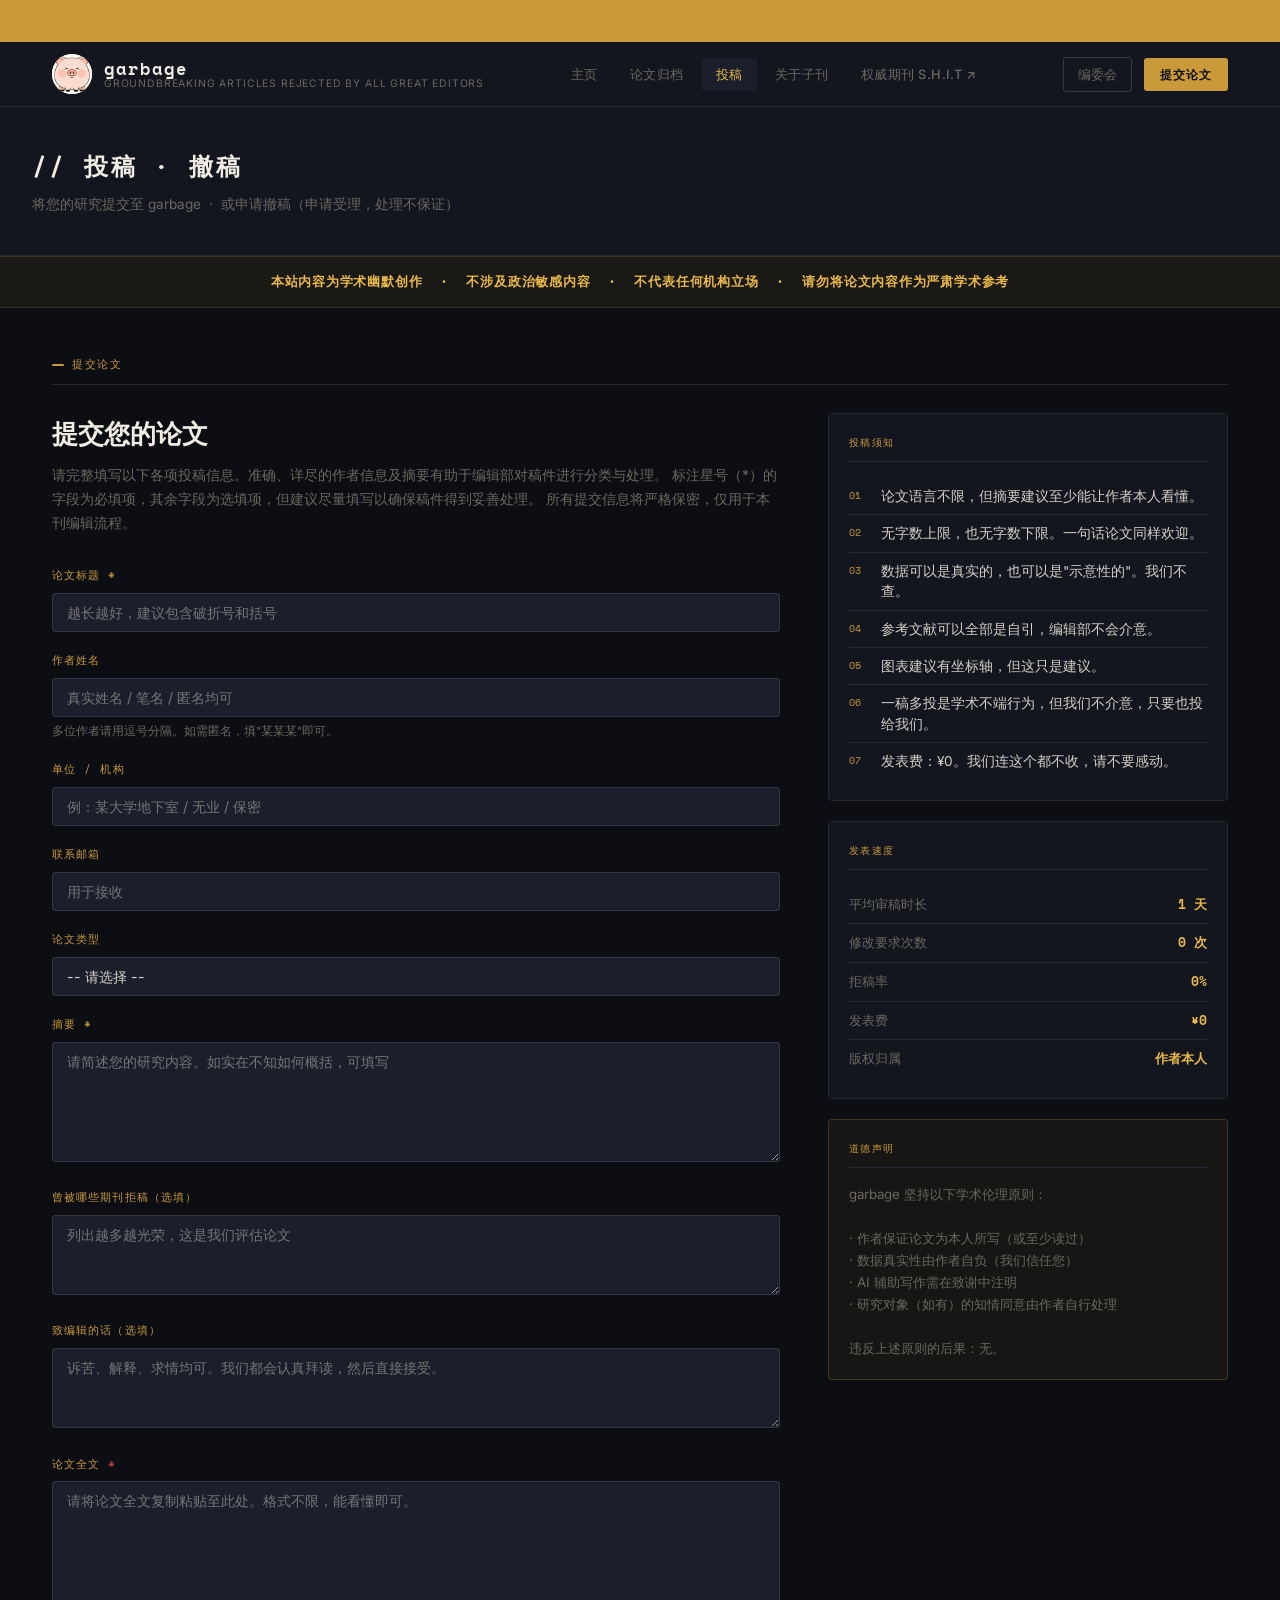
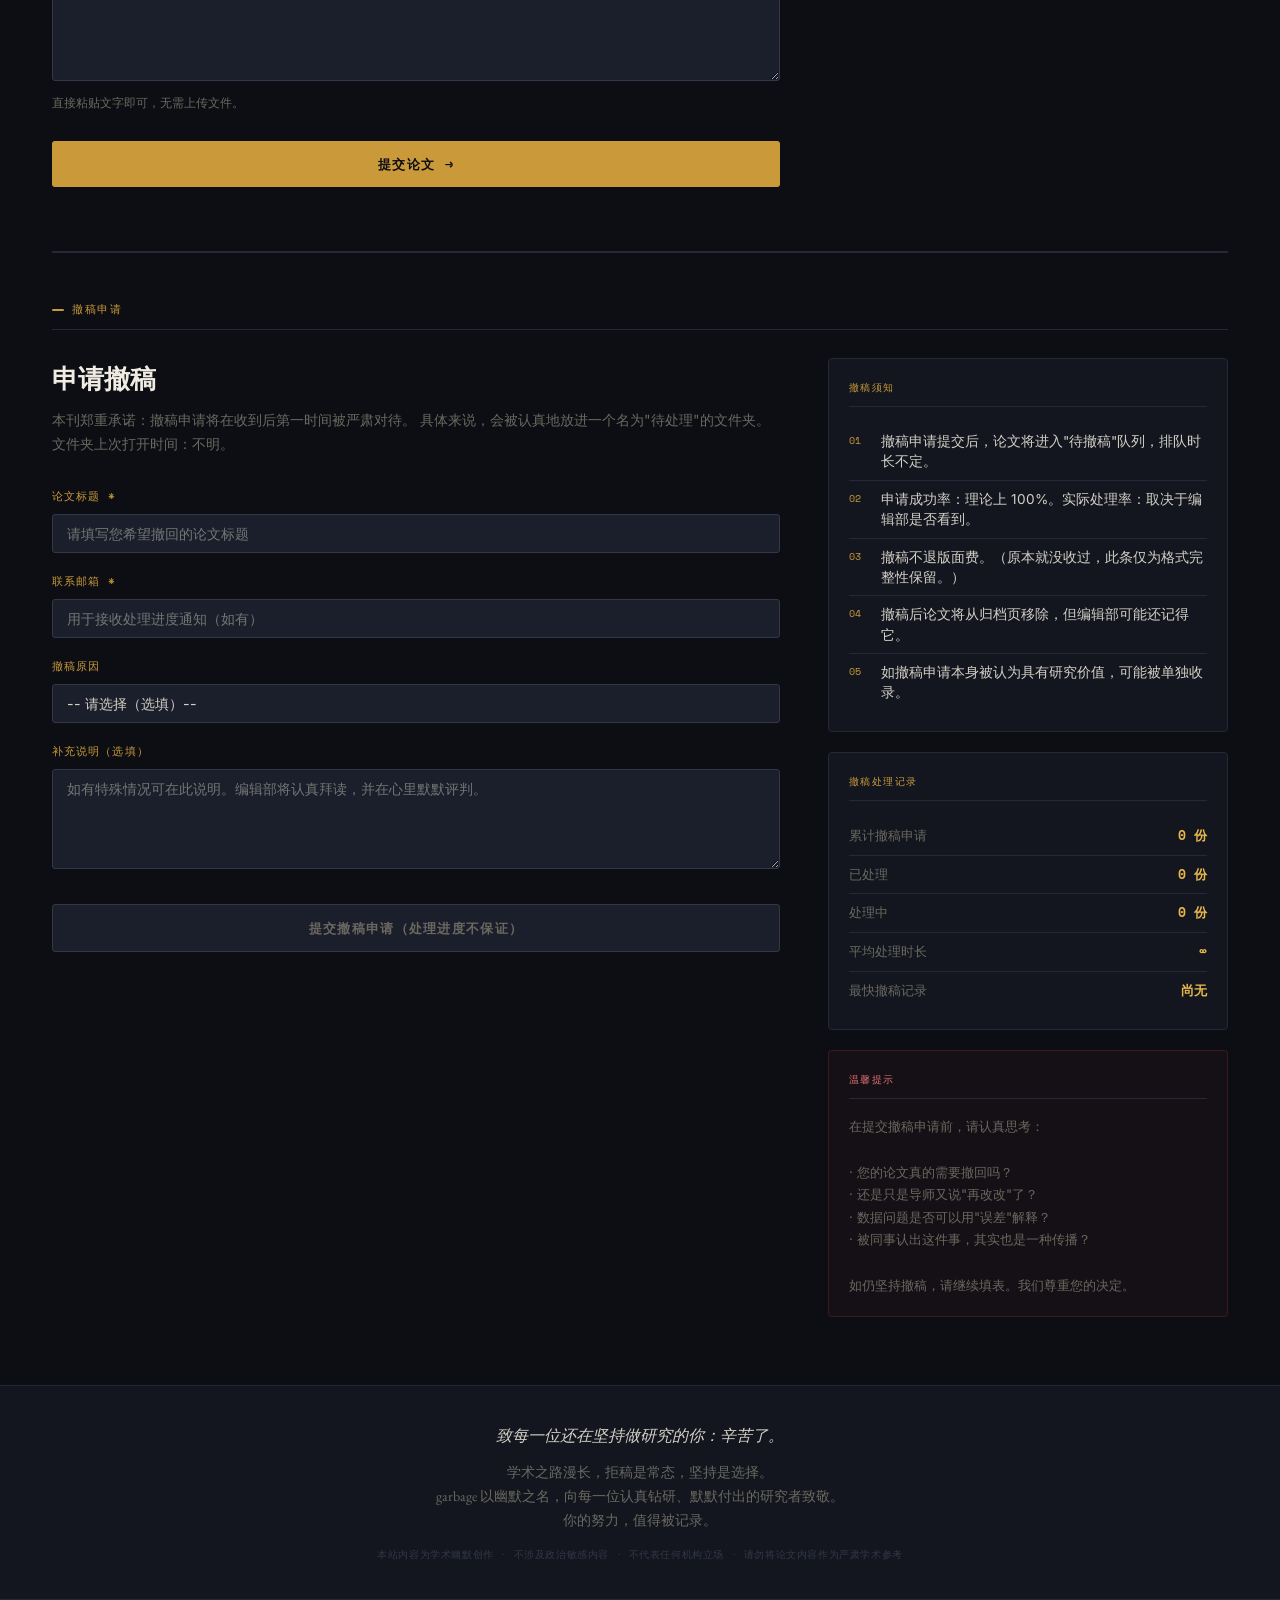
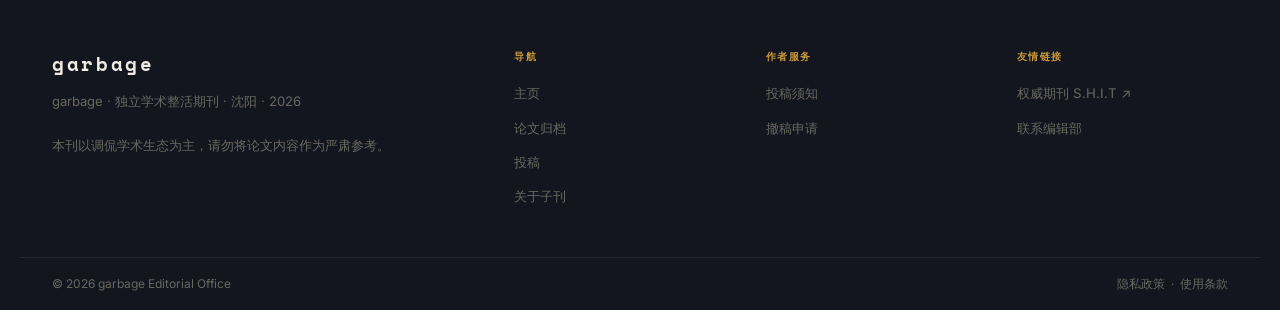
<file: ZHENGHUO/submit.html>
<!DOCTYPE html>
<html lang="zh-CN">
<head>
  <meta charset="UTF-8" />
  <meta name="viewport" content="width=device-width, initial-scale=1.0" />
  <title>投稿 — garbage</title>
  <link rel="stylesheet" href="css/style.css" />
</head>
<body>

<div class="ticker">
  <span class="ticker-inner">
    投稿通道 24 小时开放，关闭概率：0%（编辑部也不知道怎么关）&nbsp;·&nbsp;
    审稿结论只有一种：已接受——我们把拒稿功能删了 &nbsp;·&nbsp;
    发表费 ¥0，连这个门槛都没有，请不要感动，更不要打赏 &nbsp;·&nbsp;
    一天内完成审稿，如超时请投诉，投诉渠道：漂流瓶 &nbsp;·&nbsp;
    民科专栏持续开放中 · 本刊编辑部表示：我们也看不懂，但这不妨碍发表 &nbsp;·&nbsp;
    撤稿申请受理，处理进度：0%，论文当前状态：仍在线 &nbsp;·&nbsp;
    提莫正在投稿表单某处隐身，审稿人亦然 &nbsp;·&nbsp;
    投稿即代表您同意本刊将您的研究永久收录，直到服务器欠费为止 &nbsp;·&nbsp;
    投稿通道 24 小时开放，关闭概率：0%（编辑部也不知道怎么关）
  </span>
</div>

<header class="site-header">
  <div class="header-inner">
    <a href="index.html" class="logo">
      <div class="logo-glyph"><img src="豆包.png" alt="garbage logo" /></div>
      <div class="logo-text-wrap">
        <span class="logo-name">garbage</span>
        <span class="logo-sub">Groundbreaking Articles Rejected By All Great Editors</span>
      </div>
    </a>
    <nav class="primary-nav">
      <a href="index.html">主页</a>
      <a href="papers.html">论文归档</a>
      <a href="submit.html" class="active">投稿</a>
      <a href="about.html">关于子刊</a>
      <a href="https://shitjournal.org" target="_blank" rel="noopener">权威期刊 S.H.I.T ↗</a>
    </nav>
    <div class="header-right">
      <a href="about.html" class="btn-ghost">编委会</a>
      <a href="submit.html" class="btn-primary">提交论文</a>
      <button class="menu-toggle" id="menuToggle">☰</button>
    </div>
  </div>
  <nav class="mobile-nav" id="mobileNav">
    <a href="index.html">主页</a>
    <a href="papers.html">论文归档</a>
    <a href="submit.html">投稿</a>
    <a href="about.html">关于子刊</a>
    <a href="https://shitjournal.org" target="_blank" rel="noopener">权威期刊 S.H.I.T ↗</a>
  </nav>
</header>

<div class="page-header">
  <div class="page-header-inner">
    <h1>// 投稿 · 撤稿</h1>
    <p>将您的研究提交至 garbage &nbsp;·&nbsp; 或申请撤稿（申请受理，处理不保证）</p>
  </div>
</div>

<div class="site-notice">
  <div class="site-notice-inner">
    本站内容为学术幽默创作 &nbsp;·&nbsp; 不涉及政治敏感内容 &nbsp;·&nbsp; 不代表任何机构立场 &nbsp;·&nbsp; 请勿将论文内容作为严肃学术参考
  </div>
</div>

<div class="page-wrap">

  <!-- ══ 投稿表单 ══ -->
  <div class="sec-label" style="margin-bottom:28px;">提交论文</div>
  <div class="submit-grid">

    <div class="form-section">
      <h2>提交您的论文</h2>
      <p>
        请完整填写以下各项投稿信息。准确、详尽的作者信息及摘要有助于编辑部对稿件进行分类与处理。
        标注星号（*）的字段为必填项，其余字段为选填项，但建议尽量填写以确保稿件得到妥善处理。
        所有提交信息将严格保密，仅用于本刊编辑流程。
      </p>

      <form id="submitForm" action="https://formspree.io/f/mojnorrl" method="POST">
        <input type="hidden" name="_subject" value="【新投稿】garbage 来稿通知" />

        <div class="form-row">
          <label for="title">论文标题 *</label>
          <input type="text" id="title" name="title" placeholder="越长越好，建议包含破折号和括号" required />
        </div>

        <div class="form-row">
          <label for="authors">作者姓名</label>
          <input type="text" id="authors" name="authors" placeholder="真实姓名 / 笔名 / 匿名均可" />
          <p class="form-hint">多位作者请用逗号分隔。如需匿名，填"某某某"即可。</p>
        </div>

        <div class="form-row">
          <label for="affiliation">单位 / 机构</label>
          <input type="text" id="affiliation" name="affiliation" placeholder="例：某大学地下室 / 无业 / 保密" />
        </div>

        <div class="form-row">
          <label for="email">联系邮箱</label>
          <input type="email" id="email" name="email" placeholder="用于接收"已接受"通知（通常在 1 天内发出）" />
        </div>

        <div class="form-row">
          <label for="category">论文类型</label>
          <select id="category" name="category">
            <option value="">-- 请选择 --</option>
            <option value="original">原创研究</option>
            <option value="review">综述</option>
            <option value="letter">快速通讯</option>
            <option value="editorial">社论</option>
            <option value="other">其他项目</option>
            <option value="unknown">本人也不确定</option>
          </select>
        </div>

        <div class="form-row">
          <label for="abstract">摘要 *</label>
          <textarea id="abstract" name="abstract" placeholder="请简述您的研究内容。如实在不知如何概括，可填写"本研究具有重要意义"。" required></textarea>
        </div>

        <div class="form-row">
          <label for="rejected">曾被哪些期刊拒稿（选填）</label>
          <textarea id="rejected" name="rejected" placeholder="列出越多越光荣，这是我们评估论文"先锋程度"的重要依据。" style="min-height:80px;"></textarea>
        </div>

        <div class="form-row">
          <label for="message">致编辑的话（选填）</label>
          <textarea id="message" name="message" placeholder="诉苦、解释、求情均可。我们都会认真拜读，然后直接接受。" style="min-height:80px;"></textarea>
        </div>

        <div class="form-row">
          <label for="fulltext">论文全文 <span style="color:var(--red)">*</span></label>
          <textarea id="fulltext" name="fulltext" placeholder="请将论文全文复制粘贴至此处。格式不限，能看懂即可。" style="min-height:200px;" required></textarea>
          <p class="form-hint">直接粘贴文字即可，无需上传文件。</p>
        </div>

        <button type="submit" class="submit-btn">提交论文 →</button>
      </form>

      <div id="formSuccess" class="form-success">
        ✓ &nbsp;您的论文已成功提交。<br>
        <span style="font-size:0.85rem;color:var(--muted);font-style:normal;font-family:var(--mono);">
          审稿结果：已接受。恭喜您成为 garbage 作者。
        </span>
      </div>
    </div>

    <!-- Sidebar -->
    <aside class="submit-sidebar">
      <div class="widget">
        <div class="widget-title">投稿须知</div>
        <ol class="rule-list">
          <li>论文语言不限，但摘要建议至少能让作者本人看懂。</li>
          <li>无字数上限，也无字数下限。一句话论文同样欢迎。</li>
          <li>数据可以是真实的，也可以是"示意性的"。我们不查。</li>
          <li>参考文献可以全部是自引，编辑部不会介意。</li>
          <li>图表建议有坐标轴，但这只是建议。</li>
          <li>一稿多投是学术不端行为，但我们不介意，只要也投给我们。</li>
          <li>发表费：¥0。我们连这个都不收，请不要感动。</li>
        </ol>
      </div>

      <div class="widget">
        <div class="widget-title">发表速度</div>
        <div class="metric-row"><span class="metric-key">平均审稿时长</span><span class="metric-val">1 天</span></div>
        <div class="metric-row"><span class="metric-key">修改要求次数</span><span class="metric-val">0 次</span></div>
        <div class="metric-row"><span class="metric-key">拒稿率</span><span class="metric-val">0%</span></div>
        <div class="metric-row"><span class="metric-key">发表费</span><span class="metric-val">¥0</span></div>
        <div class="metric-row"><span class="metric-key">版权归属</span><span class="metric-val">作者本人</span></div>
      </div>

      <div class="widget" style="background:rgba(201,153,58,0.06); border-color: rgba(201,153,58,0.25);">
        <div class="widget-title">道德声明</div>
        <p style="font-size:0.83rem;color:var(--muted);line-height:1.65;">
          garbage 坚持以下学术伦理原则：<br><br>
          · 作者保证论文为本人所写（或至少读过）<br>
          · 数据真实性由作者自负（我们信任您）<br>
          · AI 辅助写作需在致谢中注明<br>
          · 研究对象（如有）的知情同意由作者自行处理<br><br>
          违反上述原则的后果：无。
        </p>
      </div>
    </aside>
  </div>

  <!-- ══ 撤稿申请 ══ -->
  <div style="margin-top: 64px; padding-top: 48px; border-top: 2px solid var(--border);">
    <div class="sec-label" id="retract" style="margin-bottom:28px;">撤稿申请</div>
    <div class="submit-grid">

      <div class="form-section">
        <h2>申请撤稿</h2>
        <p>
          本刊郑重承诺：撤稿申请将在收到后第一时间被严肃对待。
          具体来说，会被认真地放进一个名为"待处理"的文件夹。
          文件夹上次打开时间：不明。
        </p>

        <form id="retractForm" action="https://formspree.io/f/mojnorrl" method="POST">
          <input type="hidden" name="_subject" value="【撤稿申请】garbage 撤稿通知" />
          <input type="hidden" name="type" value="撤稿申请" />

          <div class="form-row">
            <label for="retract-title">论文标题 *</label>
            <input type="text" id="retract-title" name="title" placeholder="请填写您希望撤回的论文标题" required />
          </div>

          <div class="form-row">
            <label for="retract-email">联系邮箱 *</label>
            <input type="email" id="retract-email" name="email" placeholder="用于接收处理进度通知（如有）" required />
          </div>

          <div class="form-row">
            <label for="retract-reason">撤稿原因</label>
            <select id="retract-reason" name="reason">
              <option value="">-- 请选择（选填）--</option>
              <option value="supervisor">导师说这个不能发</option>
              <option value="data">数据出了点问题（不展开说）</option>
              <option value="better-journal">找到更好的期刊了（背叛行为，申请仍受理）</option>
              <option value="regret">我后悔了，原因不明</option>
              <option value="recognized">同事认出了论文里的自己</option>
              <option value="ai">AI 写的比例有点高（不展开说）</option>
              <option value="unknown">说不清楚，总之想撤</option>
            </select>
          </div>

          <div class="form-row">
            <label for="retract-message">补充说明（选填）</label>
            <textarea id="retract-message" name="message" placeholder="如有特殊情况可在此说明。编辑部将认真拜读，并在心里默默评判。" style="min-height:100px;"></textarea>
          </div>

          <button type="submit" class="submit-btn" style="background:var(--surface2); color:var(--muted); border:1px solid var(--border2);">
            提交撤稿申请（处理进度不保证）
          </button>
        </form>

        <div id="retractSuccess" class="form-success">
          ✓ &nbsp;撤稿申请已收到。<br>
          <span style="font-size:0.85rem;color:var(--muted);font-style:normal;font-family:var(--mono);">
            处理状态：待处理 &nbsp;·&nbsp; 预计处理时间：不定 &nbsp;·&nbsp; 论文当前状态：仍在线
          </span>
        </div>
      </div>

      <!-- 撤稿侧栏 -->
      <aside class="submit-sidebar">
        <div class="widget">
          <div class="widget-title">撤稿须知</div>
          <ol class="rule-list">
            <li>撤稿申请提交后，论文将进入"待撤稿"队列，排队时长不定。</li>
            <li>申请成功率：理论上 100%。实际处理率：取决于编辑部是否看到。</li>
            <li>撤稿不退版面费。（原本就没收过，此条仅为格式完整性保留。）</li>
            <li>撤稿后论文将从归档页移除，但编辑部可能还记得它。</li>
            <li>如撤稿申请本身被认为具有研究价值，可能被单独收录。</li>
          </ol>
        </div>

        <div class="widget">
          <div class="widget-title">撤稿处理记录</div>
          <div class="metric-row"><span class="metric-key">累计撤稿申请</span><span class="metric-val">0 份</span></div>
          <div class="metric-row"><span class="metric-key">已处理</span><span class="metric-val">0 份</span></div>
          <div class="metric-row"><span class="metric-key">处理中</span><span class="metric-val">0 份</span></div>
          <div class="metric-row"><span class="metric-key">平均处理时长</span><span class="metric-val">∞</span></div>
          <div class="metric-row"><span class="metric-key">最快撤稿记录</span><span class="metric-val">尚无</span></div>
        </div>

        <div class="widget" style="background:rgba(201,64,64,0.05); border-color:rgba(201,64,64,0.2);">
          <div class="widget-title" style="color:#e07070;">温馨提示</div>
          <p style="font-size:0.83rem;color:var(--muted);line-height:1.7;">
            在提交撤稿申请前，请认真思考：<br><br>
            · 您的论文真的需要撤回吗？<br>
            · 还是只是导师又说"再改改"了？<br>
            · 数据问题是否可以用"误差"解释？<br>
            · 被同事认出这件事，其实也是一种传播？<br><br>
            如仍坚持撤稿，请继续填表。我们尊重您的决定。
          </p>
        </div>
      </aside>
    </div>
  </div>

</div><!-- end page-wrap -->

<!-- POSITIVE BANNER -->
<div class="positive-banner">
  <p class="pb-main">致每一位还在坚持做研究的你：辛苦了。</p>
  <p class="pb-sub">
    学术之路漫长，拒稿是常态，坚持是选择。<br>
    garbage 以幽默之名，向每一位认真钻研、默默付出的研究者致敬。<br>
    你的努力，值得被记录。
  </p>
  <p class="pb-disclaimer">本站内容为学术幽默创作 · 不涉及政治敏感内容 · 不代表任何机构立场 · 请勿将论文内容作为严肃学术参考</p>
</div>

<footer>
  <div class="footer-top">
    <div class="footer-brand">
      <span class="logo-name" style="font-family:var(--mono);font-size:1.2rem;color:var(--white);letter-spacing:0.14em;display:block;margin-bottom:10px;">garbage</span>
      <p>garbage · 独立学术整活期刊 · 沈阳 · 2026<br><br>本刊以调侃学术生态为主，请勿将论文内容作为严肃参考。</p>
    </div>
    <div class="footer-col">
      <h4>导航</h4>
      <ul>
        <li><a href="index.html">主页</a></li>
        <li><a href="papers.html">论文归档</a></li>
        <li><a href="submit.html">投稿</a></li>
        <li><a href="about.html">关于子刊</a></li>
      </ul>
    </div>
    <div class="footer-col">
      <h4>作者服务</h4>
      <ul>
        <li><a href="submit.html">投稿须知</a></li>
        <li><a href="submit.html#retract">撤稿申请</a></li>
      </ul>
    </div>
    <div class="footer-col">
      <h4>友情链接</h4>
      <ul>
        <li><a href="https://shitjournal.org" target="_blank" rel="noopener">权威期刊 S.H.I.T ↗</a></li>
        <li><a href="about.html">联系编辑部</a></li>
      </ul>
    </div>
  </div>
  <div class="footer-bottom">
    <span>© 2026 garbage Editorial Office</span>
    <span><a href="#">隐私政策</a> &nbsp;·&nbsp; <a href="#">使用条款</a></span>
  </div>
</footer>

<script src="js/main.js"></script>
<script>
// 撤稿表单提交
(function () {
  const form = document.getElementById('retractForm');
  const success = document.getElementById('retractSuccess');
  if (!form) return;
  form.addEventListener('submit', async function (e) {
    e.preventDefault();
    const btn = form.querySelector('button[type="submit"]');
    btn.textContent = '提交中…';
    btn.disabled = true;
    try {
      const res = await fetch(form.action, {
        method: 'POST',
        body: new FormData(form),
        headers: { 'Accept': 'application/json' }
      });
      if (res.ok) {
        form.style.display = 'none';
        success.style.display = 'block';
      } else {
        btn.textContent = '提交失败，请重试';
        btn.disabled = false;
      }
    } catch {
      btn.textContent = '网络错误，请重试';
      btn.disabled = false;
    }
  });
})();
</script>
</body>
</html>
</file>
<file: ZHENGHUO/css/style.css>
@import url('https://fonts.googleapis.com/css2?family=EB+Garamond:ital,wght@0,400;0,600;0,700;1,400;1,600&family=Space+Mono:wght@400;700&family=Inter:wght@300;400;500;600&display=swap');

*, *::before, *::after { box-sizing: border-box; margin: 0; padding: 0; }

:root {
  --bg:       #0c0e13;
  --surface:  #13161f;
  --surface2: #1b1f2b;
  --border:   #252836;
  --border2:  #343748;
  --text:     #d4d0c7;
  --muted:    #6a6860;
  --gold:     #c9993a;
  --gold-lt:  #e8b84b;
  --red:      #c94040;
  --green:    #4a9e6c;
  --white:    #f0ece3;
  --serif:    'EB Garamond', Georgia, serif;
  --sans:     'Inter', system-ui, sans-serif;
  --mono:     'Space Mono', 'Courier New', monospace;
}

html { font-size: 16px; scroll-behavior: smooth; }

body {
  font-family: var(--sans);
  background: var(--bg);
  color: var(--text);
  line-height: 1.65;
  min-height: 100vh;
}

a { color: inherit; text-decoration: none; }
a:hover { color: var(--gold-lt); }

img { display: block; max-width: 100%; }

/* ═══════════════════════════════════════
   TICKER BAR
═══════════════════════════════════════ */
.ticker {
  background: var(--gold);
  color: #0c0e13;
  font-family: var(--mono);
  font-size: 0.92rem;
  font-weight: 700;
  letter-spacing: 0.04em;
  padding: 9px 0;
  overflow: hidden;
  white-space: nowrap;
}

.ticker-inner {
  display: inline-block;
  animation: ticker-scroll 55s linear infinite;
  padding-left: 100%;
}

@keyframes ticker-scroll {
  from { transform: translateX(0); }
  to   { transform: translateX(-100%); }
}

/* ═══════════════════════════════════════
   HEADER
═══════════════════════════════════════ */
.site-header {
  background: var(--surface);
  border-bottom: 1px solid var(--border);
  position: sticky;
  top: 0;
  z-index: 100;
}

.header-inner {
  max-width: 1240px;
  margin: 0 auto;
  padding: 0 32px;
  display: flex;
  align-items: center;
  justify-content: space-between;
  height: 64px;
  gap: 24px;
}

/* Logo */
.logo {
  display: flex;
  align-items: center;
  gap: 12px;
  flex-shrink: 0;
}

.logo-glyph {
  width: 40px;
  height: 40px;
  border-radius: 50%;
  overflow: hidden;
  flex-shrink: 0;
  background: #fce8e8;
}

.logo-glyph img {
  width: 100%;
  height: 100%;
  object-fit: cover;
  object-position: center top;
}

.logo-text-wrap {
  display: flex;
  flex-direction: column;
  line-height: 1.15;
}

.logo-name {
  font-family: var(--mono);
  font-size: 1.05rem;
  font-weight: 700;
  color: var(--white);
  letter-spacing: 0.12em;
}

.logo-sub {
  font-size: 0.65rem;
  color: var(--muted);
  letter-spacing: 0.08em;
  text-transform: uppercase;
}

/* Primary Nav */
.primary-nav {
  display: flex;
  align-items: center;
  gap: 4px;
}

.primary-nav a {
  padding: 6px 14px;
  font-size: 0.8rem;
  font-weight: 500;
  letter-spacing: 0.04em;
  color: var(--muted);
  border-radius: 3px;
  transition: all 0.15s;
  white-space: nowrap;
}

.primary-nav a:hover { color: var(--white); background: var(--surface2); }
.primary-nav a.active { color: var(--gold-lt); background: var(--surface2); }

/* Header right */
.header-right {
  display: flex;
  align-items: center;
  gap: 12px;
  flex-shrink: 0;
}

.btn-primary {
  background: var(--gold);
  color: #0c0e13;
  font-family: var(--mono);
  font-size: 0.72rem;
  font-weight: 700;
  letter-spacing: 0.08em;
  padding: 7px 16px;
  border-radius: 3px;
  border: none;
  cursor: pointer;
  transition: background 0.15s;
  text-transform: uppercase;
}

.btn-primary:hover { background: var(--gold-lt); color: #0c0e13; }

.btn-ghost {
  background: transparent;
  color: var(--muted);
  font-size: 0.8rem;
  font-weight: 500;
  padding: 6px 14px;
  border: 1px solid var(--border2);
  border-radius: 3px;
  cursor: pointer;
  transition: all 0.15s;
}

.btn-ghost:hover { color: var(--white); border-color: var(--border2); background: var(--surface2); }

/* Mobile toggle */
.menu-toggle {
  display: none;
  background: none;
  border: 1px solid var(--border2);
  color: var(--text);
  padding: 6px 10px;
  font-size: 1rem;
  border-radius: 3px;
  cursor: pointer;
}

.mobile-nav {
  display: none;
  flex-direction: column;
  background: var(--surface);
  border-top: 1px solid var(--border);
  padding: 12px 32px 20px;
  gap: 4px;
}

.mobile-nav a {
  padding: 8px 0;
  font-size: 0.9rem;
  color: var(--muted);
  border-bottom: 1px solid var(--border);
}

.mobile-nav a:last-child { border-bottom: none; }
.mobile-nav a:hover { color: var(--gold-lt); }

/* Hero verdict badge */
.hero-verdict {
  margin-top: 22px;
  display: inline-flex;
  align-items: center;
  gap: 10px;
  background: rgba(74,158,108,0.10);
  border: 1px solid rgba(74,158,108,0.30);
  border-radius: 3px;
  padding: 9px 18px;
  font-family: var(--mono);
  font-size: 0.72rem;
  letter-spacing: 0.05em;
  color: #6abb8e;
}
.hero-verdict strong { color: #7ed4a7; }
.verdict-note { color: rgba(106,187,142,0.55); margin-left: 4px; }

/* Process strip */
.process-strip {
  background: var(--surface);
  border-bottom: 1px solid var(--border);
  padding: 36px 32px;
}
.process-inner {
  max-width: 1240px;
  margin: 0 auto;
  display: flex;
  align-items: center;
  justify-content: center;
  flex-wrap: wrap;
  gap: 0;
}
.process-step {
  text-align: center;
  padding: 0 32px;
  flex: 1;
  min-width: 140px;
}
.ps-num {
  font-family: var(--mono);
  font-size: 1.5rem;
  font-weight: 700;
  color: var(--gold-lt);
  line-height: 1;
  margin-bottom: 8px;
}
.ps-title {
  font-size: 0.9rem;
  font-weight: 600;
  color: var(--white);
  margin-bottom: 5px;
}
.ps-note {
  font-size: 0.72rem;
  color: var(--muted);
  line-height: 1.45;
}
.ps-arrow {
  font-size: 1.3rem;
  color: var(--border2);
  flex-shrink: 0;
  padding: 0 4px;
  font-family: var(--mono);
}

/* Live feed widget */
.live-feed-item {
  display: flex;
  align-items: flex-start;
  gap: 9px;
  padding: 11px 0;
  border-bottom: 1px solid var(--border);
  font-family: var(--serif);
  font-size: 0.88rem;
  color: var(--text);
  line-height: 1.5;
}
.live-feed-item:last-child { border-bottom: none; }
.live-dot {
  color: #4a9e6c;
  font-size: 0.65rem;
  flex-shrink: 0;
  margin-top: 4px;
  animation: pulse-dot 1.6s ease infinite;
}
@keyframes pulse-dot {
  0%, 100% { opacity: 1; }
  50%       { opacity: 0.25; }
}
.live-time {
  font-family: var(--mono);
  font-size: 0.62rem;
  color: var(--gold);
  white-space: nowrap;
  flex-shrink: 0;
  margin-top: 3px;
}

/* ═══════════════════════════════════════
   HERO — index
═══════════════════════════════════════ */
.hero {
  background: var(--surface);
  border-bottom: 1px solid var(--border);
  padding: 80px 32px;
  text-align: center;
  position: relative;
  overflow: hidden;
}

.hero::before {
  content: '';
  position: absolute;
  inset: 0;
  background:
    radial-gradient(ellipse 60% 50% at 50% 0%, rgba(201,153,58,0.08) 0%, transparent 70%);
  pointer-events: none;
}

.hero-badge {
  display: inline-block;
  font-family: var(--mono);
  font-size: 0.68rem;
  letter-spacing: 0.14em;
  text-transform: uppercase;
  color: var(--gold);
  border: 1px solid rgba(201,153,58,0.4);
  padding: 4px 12px;
  border-radius: 2px;
  margin-bottom: 28px;
}

.hero-title {
  font-family: var(--mono);
  font-size: clamp(2.4rem, 6vw, 4.5rem);
  font-weight: 700;
  color: var(--white);
  letter-spacing: 0.15em;
  line-height: 1.1;
  margin-bottom: 24px;
}

.hero-title .dot { color: var(--gold); }

.hero-tagline {
  font-family: var(--serif);
  font-size: clamp(1.1rem, 2.5vw, 1.45rem);
  font-style: italic;
  color: var(--text);
  max-width: 640px;
  margin: 0 auto 10px;
  line-height: 1.5;
}

.hero-tagline-zh {
  font-family: var(--serif);
  font-size: 1rem;
  color: var(--muted);
  margin-bottom: 32px;
}

.hero-actions {
  display: flex;
  gap: 12px;
  justify-content: center;
  flex-wrap: wrap;
}

.btn-lg {
  padding: 11px 28px;
  font-family: var(--mono);
  font-size: 0.78rem;
  font-weight: 700;
  letter-spacing: 0.08em;
  text-transform: uppercase;
  border-radius: 3px;
  cursor: pointer;
  transition: all 0.15s;
  display: inline-block;
}

.btn-lg.gold { background: var(--gold); color: #0c0e13; border: 2px solid var(--gold); }
.btn-lg.gold:hover { background: var(--gold-lt); border-color: var(--gold-lt); color: #0c0e13; }
.btn-lg.outline { background: transparent; color: var(--text); border: 2px solid var(--border2); }
.btn-lg.outline:hover { border-color: var(--gold); color: var(--gold-lt); }

/* ═══════════════════════════════════════
   STATS STRIP
═══════════════════════════════════════ */
.stats-strip {
  background: var(--bg);
  border-bottom: 1px solid var(--border);
  padding: 16px 32px;
}

.stats-inner {
  max-width: 1240px;
  margin: 0 auto;
  display: flex;
  gap: 0;
  justify-content: center;
}

.stat-cell {
  padding: 4px 40px;
  border-right: 1px solid var(--border);
  text-align: center;
}

.stat-cell:first-child { padding-left: 0; }
.stat-cell:last-child  { border-right: none; padding-right: 0; }

.stat-val {
  font-family: var(--mono);
  font-size: 1.4rem;
  font-weight: 700;
  color: var(--gold-lt);
  line-height: 1;
}

.stat-lbl {
  font-size: 0.68rem;
  text-transform: uppercase;
  letter-spacing: 0.1em;
  color: var(--muted);
  margin-top: 3px;
}

/* ═══════════════════════════════════════
   PAGE WRAPPER
═══════════════════════════════════════ */
.page-wrap {
  max-width: 1240px;
  margin: 0 auto;
  padding: 48px 32px;
}

.page-grid {
  display: grid;
  grid-template-columns: 1fr 340px;
  gap: 48px;
}

/* ═══════════════════════════════════════
   SECTION LABEL
═══════════════════════════════════════ */
.sec-label {
  font-family: var(--mono);
  font-size: 0.68rem;
  text-transform: uppercase;
  letter-spacing: 0.14em;
  color: var(--gold);
  margin-bottom: 20px;
  padding-bottom: 10px;
  border-bottom: 1px solid var(--border);
  display: flex;
  align-items: center;
  gap: 8px;
}

.sec-label::before {
  content: '';
  display: inline-block;
  width: 12px;
  height: 2px;
  background: var(--gold);
  border-radius: 1px;
}

/* ═══════════════════════════════════════
   PAPER CARD
═══════════════════════════════════════ */
.paper-card {
  background: var(--surface);
  border: 1px solid var(--border);
  border-radius: 4px;
  padding: 24px;
  margin-bottom: 16px;
  transition: border-color 0.15s;
}

.paper-card:hover { border-color: var(--border2); }

.paper-card-top {
  display: flex;
  align-items: flex-start;
  gap: 10px;
  margin-bottom: 10px;
  flex-wrap: wrap;
}

.tag {
  display: inline-block;
  font-family: var(--mono);
  font-size: 0.62rem;
  font-weight: 700;
  letter-spacing: 0.1em;
  text-transform: uppercase;
  padding: 2px 8px;
  border-radius: 2px;
}

.tag.gold     { background: rgba(201,153,58,0.15); color: var(--gold-lt); border: 1px solid rgba(201,153,58,0.3); }
.tag.red      { background: rgba(201,64,64,0.15);  color: #e07070;        border: 1px solid rgba(201,64,64,0.3); }
.tag.green    { background: rgba(74,158,108,0.15); color: #6abb8e;        border: 1px solid rgba(74,158,108,0.3); }
.tag.gray     { background: var(--surface2);       color: var(--muted);   border: 1px solid var(--border); }
.tag.accepted { background: rgba(74,158,108,0.2);  color: #6abb8e;        border: 1px solid rgba(74,158,108,0.4); }

.paper-title {
  font-family: var(--serif);
  font-size: 1.2rem;
  font-weight: 600;
  color: var(--white);
  line-height: 1.4;
  margin-bottom: 6px;
  cursor: pointer;
  transition: color 0.15s;
}

.paper-title:hover { color: var(--gold-lt); }

.paper-authors {
  font-size: 0.8rem;
  color: var(--muted);
  margin-bottom: 10px;
}

.paper-abstract {
  font-family: var(--serif);
  font-size: 0.98rem;
  color: #aaa69e;
  line-height: 1.7;
  margin-bottom: 14px;
}

.paper-footer {
  display: flex;
  gap: 16px;
  flex-wrap: wrap;
  font-family: var(--mono);
  font-size: 0.68rem;
  color: var(--muted);
  letter-spacing: 0.03em;
}

.paper-footer span { display: flex; align-items: center; gap: 4px; }

/* Paper read action */
.paper-actions {
  margin-top: 14px;
  padding-top: 12px;
  border-top: 1px solid var(--border);
}

.read-btn {
  display: inline-flex;
  align-items: center;
  gap: 6px;
  padding: 6px 16px;
  background: transparent;
  border: 1px solid rgba(201,153,58,0.35);
  border-radius: 3px;
  color: var(--gold-lt);
  font-family: var(--mono);
  font-size: 0.72rem;
  font-weight: 700;
  letter-spacing: 0.08em;
  text-transform: uppercase;
  text-decoration: none;
  transition: all 0.15s;
}

.read-btn:hover {
  background: rgba(201,153,58,0.12);
  border-color: var(--gold);
  color: var(--gold-lt);
}

/* Clickable paper title */
.paper-title a {
  color: inherit;
  text-decoration: none;
}
.paper-title a:hover { color: var(--gold-lt); }

/* ═══════════════════════════════════════
   SIDEBAR WIDGETS
═══════════════════════════════════════ */
.widget {
  background: var(--surface);
  border: 1px solid var(--border);
  border-radius: 4px;
  padding: 20px;
  margin-bottom: 20px;
}

.widget-title {
  font-family: var(--mono);
  font-size: 0.65rem;
  text-transform: uppercase;
  letter-spacing: 0.14em;
  color: var(--gold);
  margin-bottom: 16px;
  padding-bottom: 10px;
  border-bottom: 1px solid var(--border);
}

/* News list */
.news-list { list-style: none; }

.news-item {
  padding: 11px 0;
  border-bottom: 1px solid var(--border);
}

.news-item:last-child { border-bottom: none; padding-bottom: 0; }

.news-date {
  font-family: var(--mono);
  font-size: 0.62rem;
  color: var(--gold);
  letter-spacing: 0.05em;
  margin-bottom: 4px;
}

.news-text {
  font-family: var(--serif);
  font-size: 0.92rem;
  color: var(--text);
  line-height: 1.45;
  cursor: pointer;
}

.news-text:hover { color: var(--gold-lt); }

/* Impact metrics */
.metric-row {
  display: flex;
  justify-content: space-between;
  align-items: baseline;
  padding: 8px 0;
  border-bottom: 1px solid var(--border);
  font-size: 0.82rem;
}

.metric-row:last-child { border-bottom: none; }
.metric-key { color: var(--muted); }
.metric-val { font-family: var(--mono); font-weight: 700; color: var(--gold-lt); }

/* Scope list */
.scope-list {
  list-style: none;
  font-size: 0.85rem;
  color: var(--text);
  line-height: 1;
}

.scope-list li {
  padding: 7px 0;
  border-bottom: 1px solid var(--border);
  display: flex;
  gap: 8px;
  align-items: flex-start;
}

.scope-list li:last-child { border-bottom: none; }
.scope-list li::before { content: '→'; color: var(--gold); flex-shrink: 0; font-family: var(--mono); font-size: 0.75rem; margin-top: 2px; }

/* ═══════════════════════════════════════
   CTA BANNER
═══════════════════════════════════════ */
.cta-banner {
  background: var(--surface);
  border-top: 1px solid var(--border);
  border-bottom: 1px solid var(--border);
  padding: 60px 32px;
  text-align: center;
  position: relative;
  overflow: hidden;
}

.cta-banner::before {
  content: '';
  position: absolute;
  inset: 0;
  background: radial-gradient(ellipse 50% 80% at 50% 100%, rgba(201,153,58,0.06) 0%, transparent 70%);
  pointer-events: none;
}

.cta-banner h2 {
  font-family: var(--serif);
  font-size: clamp(1.5rem, 3vw, 2.2rem);
  font-style: italic;
  color: var(--white);
  max-width: 600px;
  margin: 0 auto 12px;
  line-height: 1.35;
}

.cta-banner p {
  font-size: 0.9rem;
  color: var(--muted);
  max-width: 480px;
  margin: 0 auto 28px;
  line-height: 1.7;
}

/* ═══════════════════════════════════════
   PAPERS PAGE
═══════════════════════════════════════ */
.page-header {
  background: var(--surface);
  border-bottom: 1px solid var(--border);
  padding: 40px 32px;
}

.page-header-inner {
  max-width: 1240px;
  margin: 0 auto;
}

.page-header h1 {
  font-family: var(--mono);
  font-size: 1.5rem;
  font-weight: 700;
  color: var(--white);
  letter-spacing: 0.1em;
  margin-bottom: 6px;
}

.page-header p {
  font-size: 0.85rem;
  color: var(--muted);
}

/* Filter bar */
.filter-bar {
  background: var(--surface);
  border-bottom: 1px solid var(--border);
  padding: 0 32px;
}

.filter-inner {
  max-width: 1240px;
  margin: 0 auto;
  display: flex;
  gap: 0;
  overflow-x: auto;
}

.filter-btn {
  padding: 13px 18px;
  font-family: var(--mono);
  font-size: 0.72rem;
  letter-spacing: 0.08em;
  text-transform: uppercase;
  color: var(--muted);
  border: none;
  background: none;
  cursor: pointer;
  border-bottom: 2px solid transparent;
  white-space: nowrap;
  transition: all 0.15s;
}

.filter-btn:hover { color: var(--white); }
.filter-btn.active { color: var(--gold-lt); border-bottom-color: var(--gold); }

/* Paper list (full page) */
.papers-list { list-style: none; }

/* ═══════════════════════════════════════
   SUBMIT PAGE
═══════════════════════════════════════ */
.submit-grid {
  display: grid;
  grid-template-columns: 1fr 400px;
  gap: 48px;
  align-items: start;
}

.form-section h2 {
  font-family: var(--serif);
  font-size: 1.6rem;
  color: var(--white);
  margin-bottom: 8px;
}

.form-section > p {
  font-size: 0.88rem;
  color: var(--muted);
  margin-bottom: 32px;
  line-height: 1.7;
}

.form-row {
  margin-bottom: 20px;
}

.form-row label {
  display: block;
  font-family: var(--mono);
  font-size: 0.68rem;
  text-transform: uppercase;
  letter-spacing: 0.1em;
  color: var(--gold);
  margin-bottom: 8px;
}

.form-row input,
.form-row textarea,
.form-row select {
  width: 100%;
  background: var(--surface2);
  border: 1px solid var(--border2);
  border-radius: 3px;
  padding: 10px 14px;
  color: var(--text);
  font-family: var(--sans);
  font-size: 0.9rem;
  outline: none;
  transition: border-color 0.15s;
  appearance: none;
}

.form-row input:focus,
.form-row textarea:focus,
.form-row select:focus { border-color: var(--gold); }

.form-row textarea { resize: vertical; min-height: 120px; }

.form-hint {
  font-size: 0.72rem;
  color: var(--muted);
  margin-top: 5px;
}

.submit-btn {
  width: 100%;
  padding: 13px;
  background: var(--gold);
  color: #0c0e13;
  font-family: var(--mono);
  font-size: 0.82rem;
  font-weight: 700;
  letter-spacing: 0.1em;
  text-transform: uppercase;
  border: none;
  border-radius: 3px;
  cursor: pointer;
  transition: background 0.15s;
  margin-top: 8px;
}

.submit-btn:hover { background: var(--gold-lt); }

.form-success {
  display: none;
  background: rgba(74,158,108,0.12);
  border: 1px solid rgba(74,158,108,0.35);
  border-radius: 3px;
  padding: 20px;
  text-align: center;
  color: #6abb8e;
  font-family: var(--serif);
  font-size: 1.1rem;
  font-style: italic;
  margin-top: 16px;
}

/* Submit sidebar */
.submit-sidebar .widget { position: sticky; top: 80px; }

.rule-list {
  list-style: none;
  counter-reset: rule-counter;
}

.rule-list li {
  counter-increment: rule-counter;
  padding: 8px 0 8px 32px;
  border-bottom: 1px solid var(--border);
  font-size: 0.85rem;
  color: var(--text);
  line-height: 1.5;
  position: relative;
}

.rule-list li:last-child { border-bottom: none; }

.rule-list li::before {
  content: counter(rule-counter, decimal-leading-zero);
  position: absolute;
  left: 0;
  font-family: var(--mono);
  font-size: 0.65rem;
  color: var(--gold);
  top: 10px;
}

/* ═══════════════════════════════════════
   ABOUT PAGE
═══════════════════════════════════════ */
.about-hero {
  background: var(--surface);
  border-bottom: 1px solid var(--border);
  padding: 60px 32px;
  text-align: center;
}

.about-hero h1 {
  font-family: var(--mono);
  font-size: 1.8rem;
  font-weight: 700;
  color: var(--white);
  letter-spacing: 0.12em;
  margin-bottom: 12px;
}

.about-hero p {
  font-family: var(--serif);
  font-size: 1.15rem;
  font-style: italic;
  color: var(--muted);
  max-width: 600px;
  margin: 0 auto;
}

.about-body {
  max-width: 1240px;
  margin: 0 auto;
  padding: 48px 32px;
}

.about-prose {
  max-width: 760px;
}

.about-prose h2 {
  font-family: var(--serif);
  font-size: 1.5rem;
  color: var(--white);
  margin: 36px 0 14px;
}

.about-prose h2:first-child { margin-top: 0; }

.about-prose p {
  font-family: var(--serif);
  font-size: 1.02rem;
  color: #aaa69e;
  line-height: 1.8;
  margin-bottom: 14px;
}

.about-prose ul {
  padding-left: 0;
  list-style: none;
  margin-bottom: 14px;
}

.about-prose ul li {
  font-family: var(--serif);
  font-size: 0.98rem;
  color: #aaa69e;
  padding: 5px 0 5px 20px;
  position: relative;
  line-height: 1.65;
}

.about-prose ul li::before {
  content: '※';
  position: absolute;
  left: 0;
  color: var(--gold);
  font-size: 0.75rem;
}

/* Contact list */
.contact-list {
  margin-top: 6px;
}
.contact-item {
  display: flex;
  gap: 16px;
  padding: 16px 0;
  border-bottom: 1px solid var(--border);
  align-items: flex-start;
}
.contact-item:last-child { border-bottom: none; }
.contact-icon {
  font-size: 1.5rem;
  flex-shrink: 0;
  width: 36px;
  text-align: center;
  margin-top: 2px;
}
.contact-method {
  font-family: var(--mono);
  font-size: 0.75rem;
  font-weight: 700;
  text-transform: uppercase;
  letter-spacing: 0.1em;
  color: var(--gold-lt);
  margin-bottom: 5px;
}
.contact-desc {
  font-family: var(--serif);
  font-size: 0.96rem;
  color: #aaa69e;
  line-height: 1.65;
}
.contact-note {
  font-family: var(--mono);
  font-size: 0.68rem;
  color: var(--muted);
  letter-spacing: 0.04em;
}

/* Board grid */
.board-grid {
  display: grid;
  grid-template-columns: repeat(auto-fill, minmax(220px, 1fr));
  gap: 16px;
  margin-top: 24px;
}

.board-card {
  background: var(--surface);
  border: 1px solid var(--border);
  border-radius: 4px;
  padding: 18px;
}

.board-role {
  font-family: var(--mono);
  font-size: 0.62rem;
  text-transform: uppercase;
  letter-spacing: 0.1em;
  color: var(--gold);
  margin-bottom: 6px;
}

.board-name {
  font-family: var(--serif);
  font-size: 1.05rem;
  font-weight: 600;
  color: var(--white);
  margin-bottom: 4px;
}

.board-affil {
  font-size: 0.78rem;
  color: var(--muted);
  font-style: italic;
}

/* ═══════════════════════════════════════
   SITE NOTICE BAR
═══════════════════════════════════════ */
.site-notice {
  background: rgba(201,153,58,0.08);
  border-top: 1px solid rgba(201,153,58,0.2);
  border-bottom: 1px solid rgba(201,153,58,0.2);
  padding: 14px 32px;
  text-align: center;
}
.site-notice-inner {
  max-width: 1240px;
  margin: 0 auto;
  font-family: var(--mono);
  font-size: 0.82rem;
  font-weight: 700;
  letter-spacing: 0.06em;
  color: var(--gold-lt);
}

/* ═══════════════════════════════════════
   POSITIVE BANNER
═══════════════════════════════════════ */
.positive-banner {
  background: var(--surface);
  border-top: 1px solid var(--border);
  padding: 36px 32px;
  text-align: center;
}
.positive-banner .pb-main {
  font-family: var(--serif);
  font-size: 1rem;
  font-style: italic;
  color: var(--text);
  max-width: 600px;
  margin: 0 auto 10px;
  line-height: 1.8;
}
.positive-banner .pb-sub {
  font-family: var(--serif);
  font-size: 0.88rem;
  color: var(--muted);
  max-width: 560px;
  margin: 0 auto 14px;
  line-height: 1.7;
}
.positive-banner .pb-disclaimer {
  font-family: var(--mono);
  font-size: 0.62rem;
  color: var(--border2);
  letter-spacing: 0.06em;
  margin-top: 8px;
}

/* ═══════════════════════════════════════
   FOOTER
═══════════════════════════════════════ */
footer {
  background: var(--surface);
  border-top: 1px solid var(--border);
  margin-top: 0;
}

.footer-top {
  max-width: 1240px;
  margin: 0 auto;
  padding: 48px 32px 40px;
  display: grid;
  grid-template-columns: 2fr 1fr 1fr 1fr;
  gap: 40px;
}

.footer-brand .logo-name {
  font-size: 1.2rem;
  display: block;
  margin-bottom: 10px;
}

.footer-brand p {
  font-size: 0.82rem;
  color: var(--muted);
  line-height: 1.7;
}

.footer-col h4 {
  font-family: var(--mono);
  font-size: 0.65rem;
  text-transform: uppercase;
  letter-spacing: 0.14em;
  color: var(--gold);
  margin-bottom: 14px;
}

.footer-col ul { list-style: none; }

.footer-col ul li { margin-bottom: 8px; }

.footer-col ul li a {
  font-size: 0.83rem;
  color: var(--muted);
  transition: color 0.15s;
}

.footer-col ul li a:hover { color: var(--white); }

.footer-bottom {
  max-width: 1240px;
  margin: 0 auto;
  padding: 16px 32px;
  border-top: 1px solid var(--border);
  display: flex;
  justify-content: space-between;
  align-items: center;
  font-size: 0.75rem;
  color: var(--muted);
  gap: 16px;
}

.footer-bottom a { color: var(--muted); }
.footer-bottom a:hover { color: var(--white); }

/* ═══════════════════════════════════════
   RESPONSIVE
═══════════════════════════════════════ */
@media (max-width: 1024px) {
  .page-grid    { grid-template-columns: 1fr; }
  .submit-grid  { grid-template-columns: 1fr; }
  .footer-top   { grid-template-columns: 1fr 1fr; }
  .submit-sidebar .widget { position: static; }
}

@media (max-width: 768px) {
  .primary-nav  { display: none; }
  .header-right .btn-ghost { display: none; }
  .menu-toggle  { display: block; }
  .stats-inner  { flex-wrap: wrap; justify-content: flex-start; }
  .stat-cell    { padding: 4px 20px; }
  .page-wrap    { padding: 32px 20px; }
  .hero         { padding: 52px 20px; }
  .cta-banner   { padding: 44px 20px; }
  .filter-bar   { padding: 0 20px; }
  .page-header  { padding: 28px 20px; }
  .footer-top   { grid-template-columns: 1fr; padding: 36px 20px 28px; }
  .footer-bottom{ flex-direction: column; align-items: flex-start; padding: 14px 20px; }
  .board-grid   { grid-template-columns: 1fr 1fr; }
  .header-inner { padding: 0 20px; }
}

@media (max-width: 480px) {
  .hero-actions { flex-direction: column; align-items: center; }
  .btn-lg       { width: 100%; max-width: 280px; text-align: center; }
  .board-grid   { grid-template-columns: 1fr; }
  .stats-inner  { justify-content: center; }
}
</file>
